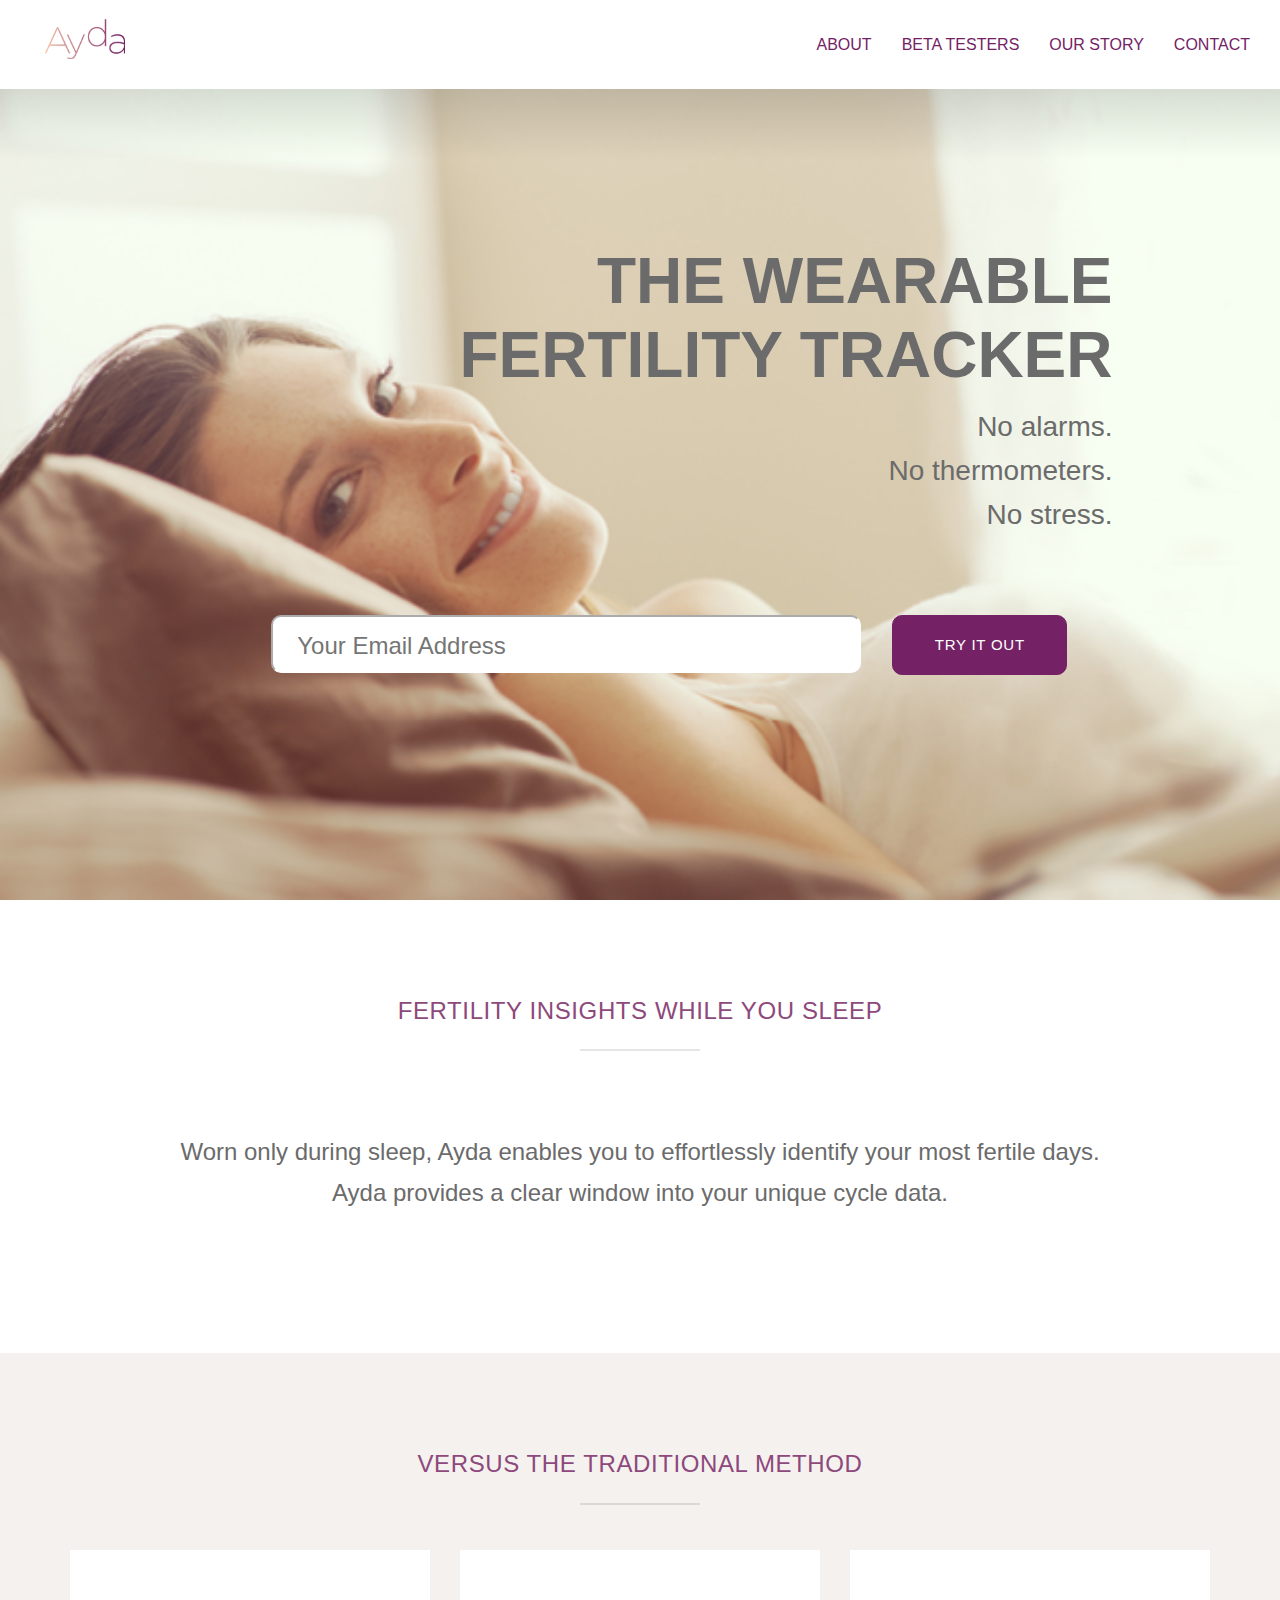
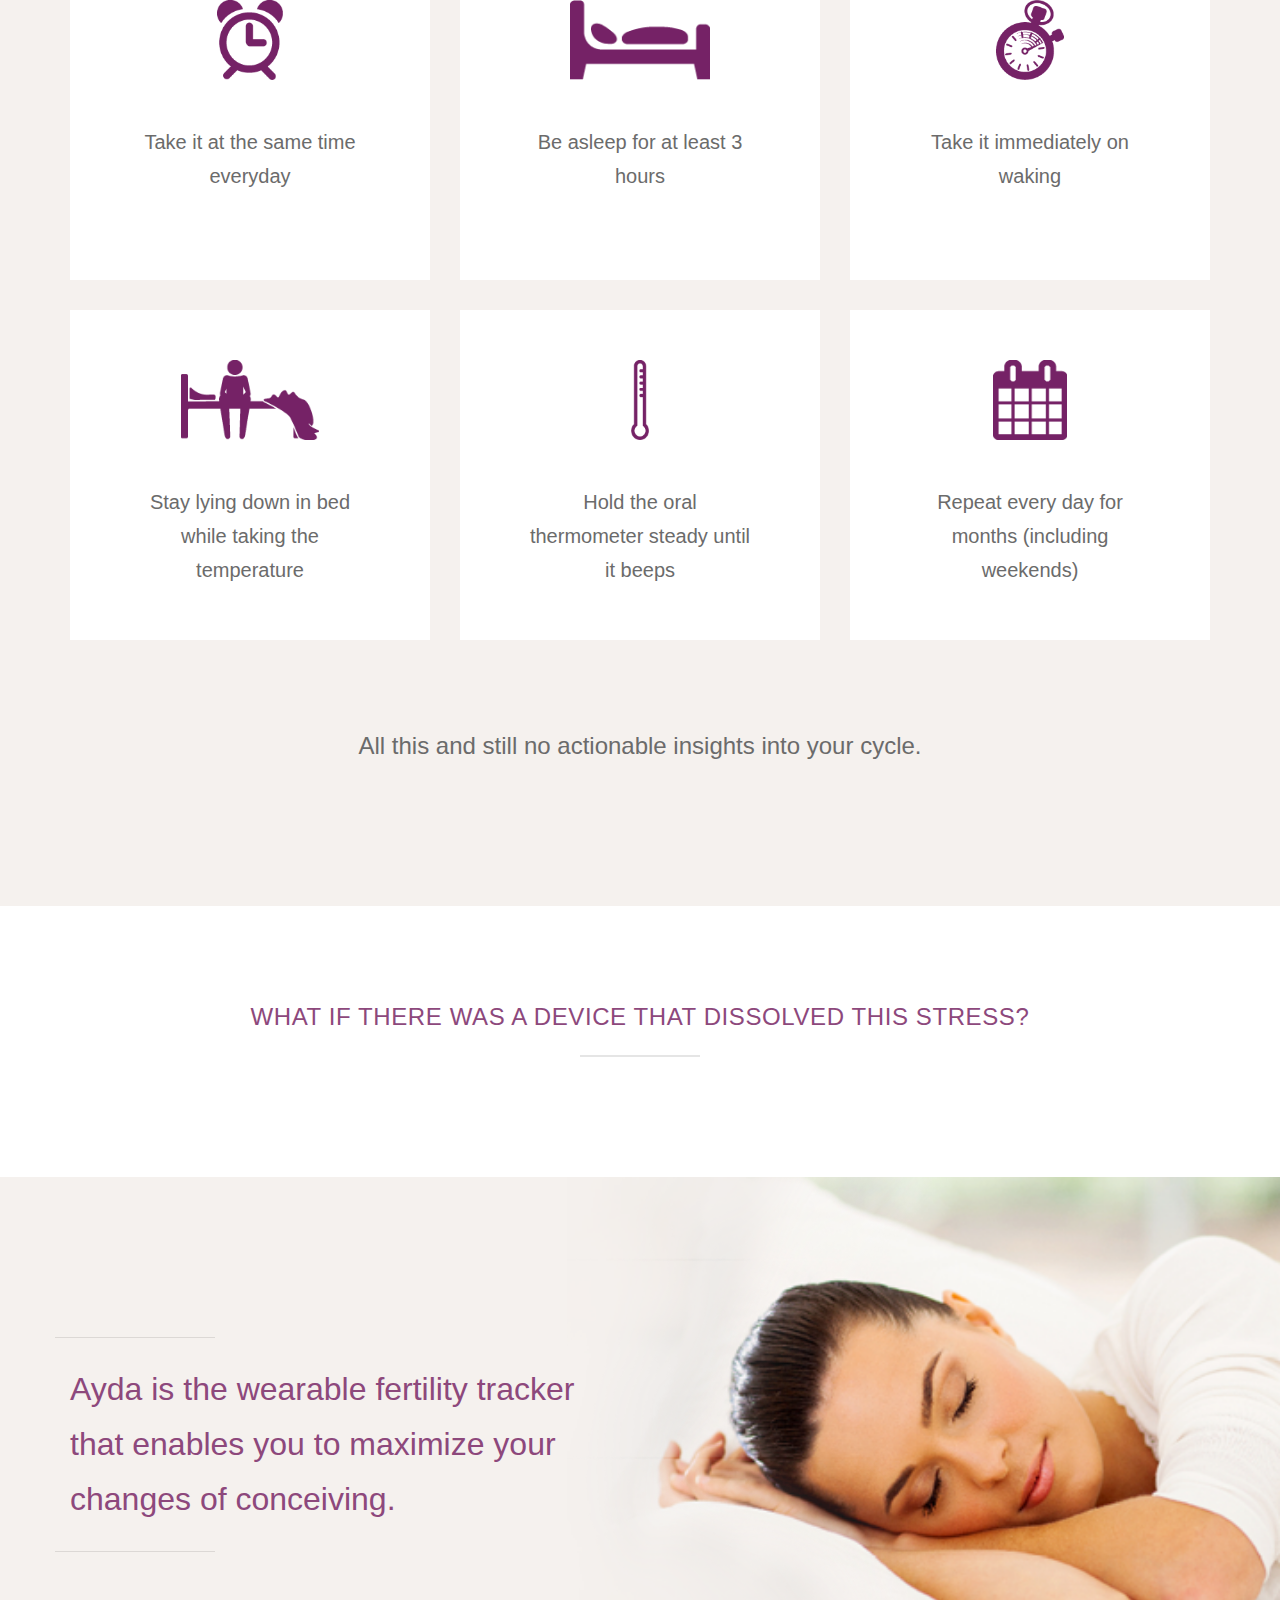
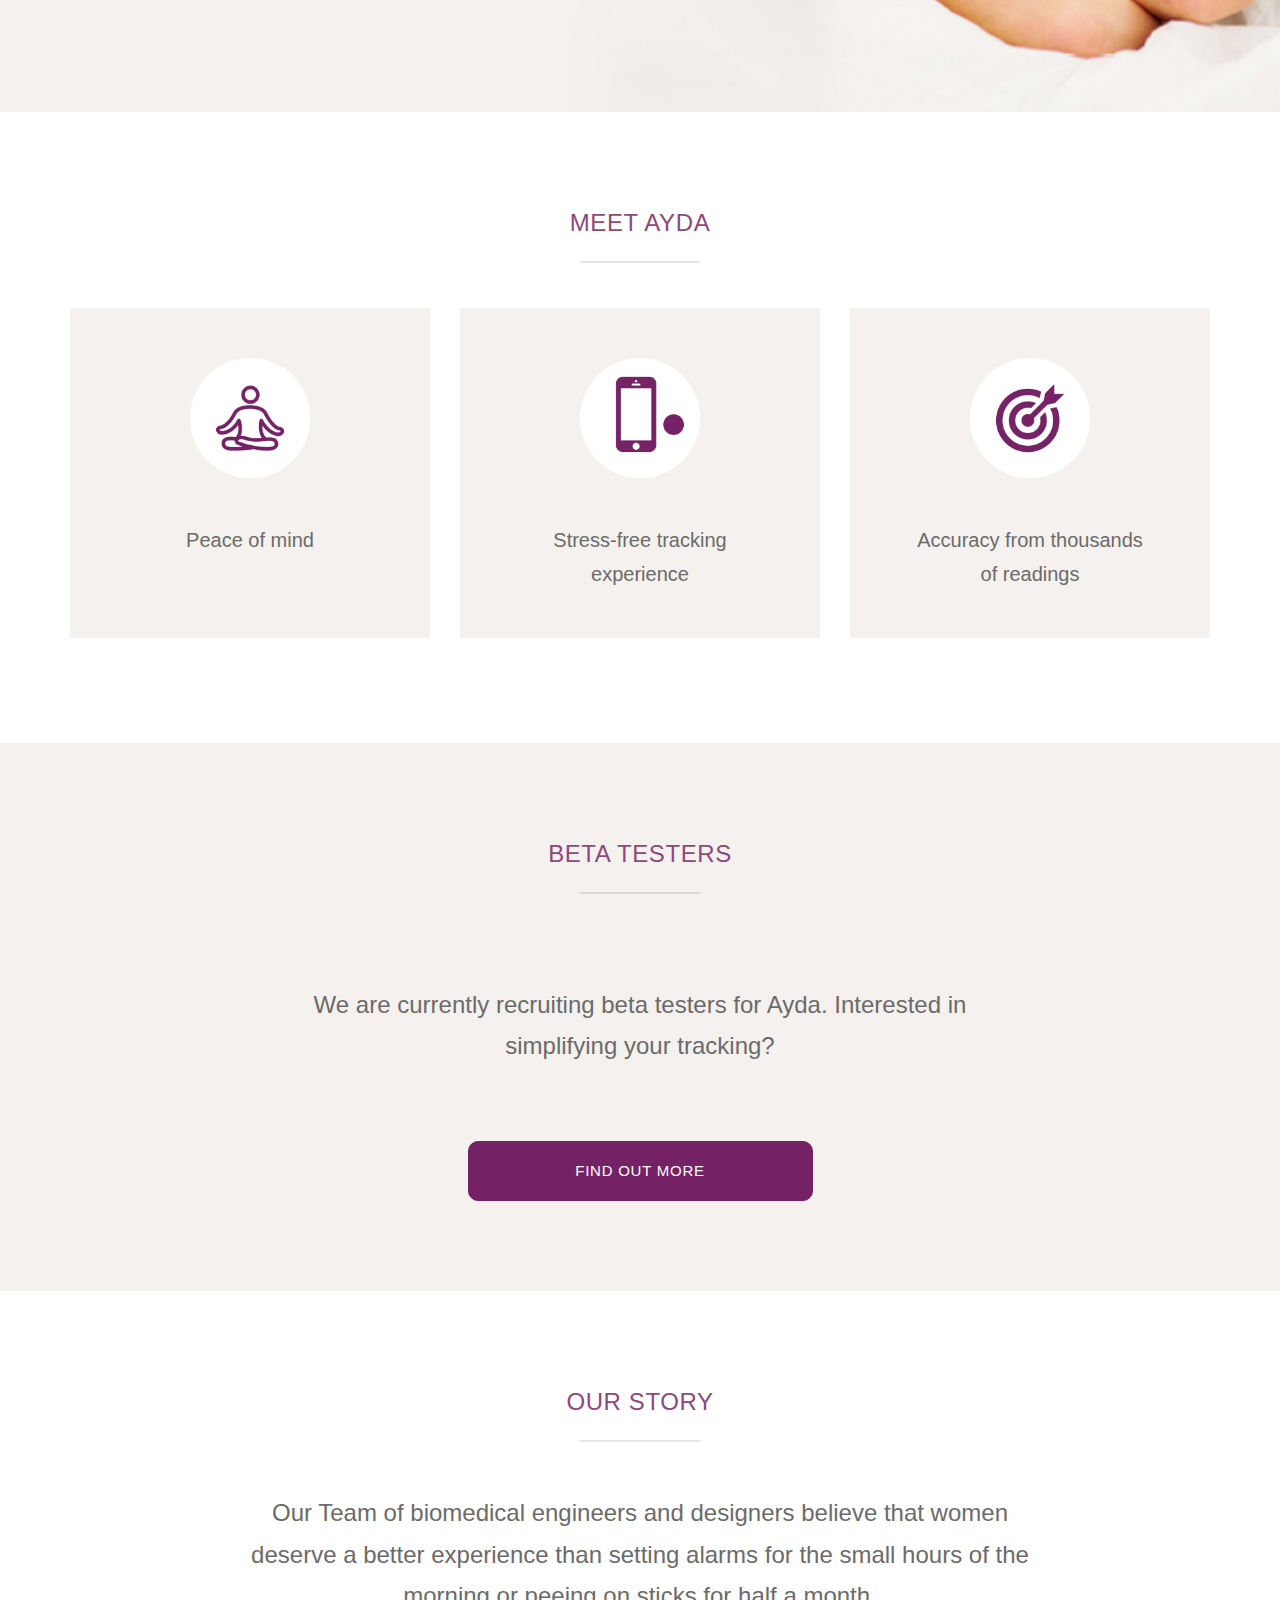
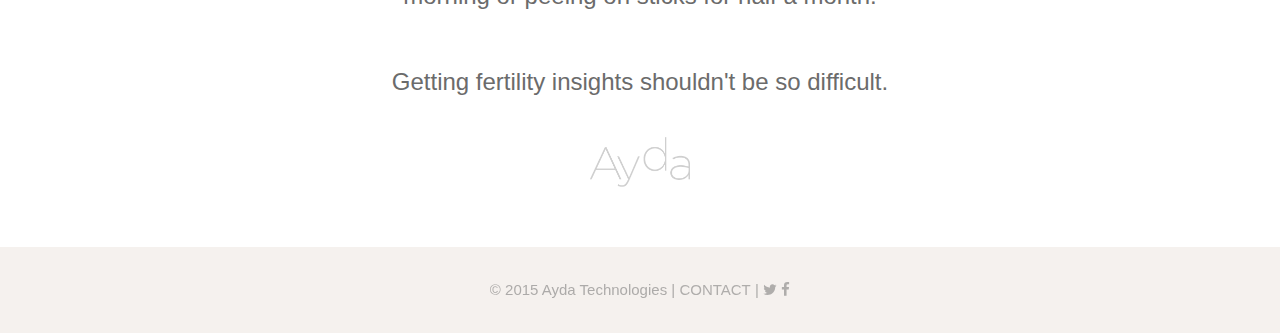
<file: index.html>
<!DOCTYPE html>
<!--[if lt IE 7 ]><html class="ie ie6" lang="en"> <![endif]-->
<!--[if IE 7 ]><html class="ie ie7" lang="en"> <![endif]-->
<!--[if IE 8 ]><html class="ie ie8" lang="en"> <![endif]-->
<!--[if (gte IE 9)|!(IE)]><!-->
<html lang="en"> <!--<![endif]-->

	<head>

		<meta charset="utf-8">
		<meta name="viewport" content="width=device-width, initial-scale=1, maximum-scale=1">
		
		<!-- BASIC INFO -->
		<title>Ayda</title>
		<meta name="author" content="Niall Paterson">
		<!-- TODO -->
		<meta name="keywords" content="responsive, parallax, bootstrap, html5 template, one page, landing page">
		<meta name="description" content="Drew - A Multipurpose Landing Page Template">

		<!-- FAVICONS -->
		<!--<link rel="icon" href="images/favicons/favicon.ico">-->
		<link rel="shortcut icon" href="http://www.iconj.com/ico/c/4/c4jrklzmhv.ico" type="image/x-icon" />
		<link rel="apple-touch-icon" href="images/favicons/apple-touch-icon.png">

		<!-- CSS
		================================= -->

		<!-- GOOGLE FONTS -->
		<link rel="stylesheet" href="//fonts.googleapis.com/css?family=Montserrat:400,700">
		<link rel="stylesheet" href="//fonts.googleapis.com/css?family=Open+Sans:300italic,400italic,600italic,700italic,800italic,400,300,600,700,800">

		<!-- typography fonts -->

		<link rel="stylesheet" type="text/css" href="//cloud.typography.com/6754954/688686/css/fonts.css" />

		<!-- LIBRARIES CSS -->
		<link rel="stylesheet" href="css/bootstrap.min.css">
		<link rel="stylesheet" href="css/font-awesome.min.css">
		<link rel="stylesheet" href="css/animate.min.css">

		<!-- SPECIFIC CSS -->
		<link rel="stylesheet" href="css/style.css">

		<!-- COLORS -->
		<!-- <link id="color-css" rel="stylesheet" href="css/colors/pink.css"> -->
		<!-- <link id="color-css" rel="stylesheet" href="css/colors/red.css"> -->
		<link id="color-css" rel="stylesheet" href="css/colors/orange.css">
		<!-- <link id="color-css" rel="stylesheet" href="css/colors/yellow.css"> -->
		<!-- <link id="color-css" rel="stylesheet" href="css/colors/green.css"> -->
		<!-- <link id="color-css" rel="stylesheet" href="css/colors/turquoise.css"> -->
		<!-- <link id="color-css" rel="stylesheet" href="css/colors/blue.css"> -->
		
	</head>

	<body class="enable-animations">

		<div id="document" class="document">

			<!-- HEADER
			================================= -->
			<header id="header" class="header-section section section-dark navbar navbar-fixed-top">

				<div class="container-fluid">

					<div class="navbar-header navbar-left">

						<!-- RESPONSIVE MENU BUTTON -->
						<button type="button" class="navbar-toggle" data-toggle="collapse" data-target="#navigation">
							<span class="sr-only">Toggle navigation</span>
							<span class="icon-bar"></span>
							<span class="icon-bar"></span>
							<span class="icon-bar"></span>
						</button>

						<!-- HEADER LOGO -->
						<a class="navbar-logo navbar-brand anchor-link" href="#hero">
							<img src="images/logos/logo-color.png" alt="Ayda">
						</a>

					</div>

					<nav id="navigation" class="navigation navbar-collapse collapse navbar-right">
						
						<!-- NAVIGATION LINKS -->
						<ul id="header-nav" class="nav navbar-nav">
							
							<li><a href="#hero" class="hidden">Top</a></li>

							<li><a href="#about">About</a></li>
							<li><a href="#beta">Beta Testers</a></li>
							<li><a href="#story">Our Story</a></li>
							<li><a href="mailto:aoife@ayda.co">Contact</a></li>
						</ul>

					</nav>

				</div>

			</header>

			<div id="mce-responses">
				<div class="alert alert-danger response" id="mce-error-response" class="response" style="display: none;"></div>
				<div class="alert alert-success response" id="mce-success-response" class="response" style="display: none;"></div>
			</div>

			<!-- HERO
			================================= -->
			<section id="hero" class="hero-section hero-layout-simple hero-fullscreen section">

				<div class="section-background">

					<!-- IMAGE BACKGROUND -->
					<div class="section-background-image parallax" data-stellar-ratio="0.4">
						<img src="images/backgrounds/background.png" alt="" style="opacity: 1.0;">
					</div>

				</div>

				<div class="container">

					<div class="hero-content">
						<div class="hero-content-inner">

							<div class="row">
								<div class="col-md-9 col-md-offset-2">

									<div class="hero-heading" data-animation="fadeIn">

										<h1 class="hero-title hero-title-right-aligned-align hero-title-grey">The Wearable fertility tracker</h1>

										<p class="hero-tagline hero-title-right-aligned-align hero-title-grey">No alarms.</p>
										<p class="hero-tagline hero-title-right-aligned-align hero-title-grey">No thermometers.</p>
										<p class="hero-tagline hero-title-right-aligned-align hero-title-grey">No stress.</p>

									</div>
								</div>
							</div>
							<div class="row hero-email-submission">
								<div class="col-md-10 col-md-offset-1">
									<form action="//ayda.us10.list-manage.com/subscribe/post?u=92e445eb31312cd88035cf05b&amp;id=4d9f22b2a4" method="post" id="mc-embedded-subscribe-form" name="mc-embedded-subscribe-form" class="validate" target="_blank" novalidate>
										<div id="mc_embed_signup_scroll">
											<div class="mc-field-group">
												<input type="email" placeholder="Your Email Address" value="" name="EMAIL" class="hero-email-input col-md-8 col-md-offset-1 col-sm-8 col-sm-offset-1 col-xs-12" id="mce-EMAIL">
											</div>
											
											<div style="position: absolute; left: -5000px;"><input type="text" name="b_92e445eb31312cd88035cf05b_4d9f22b2a4" tabindex="-1" value=""></div>
											<div class="col-md-3 col-sm-3 col-xs-12">
												<input type="submit" value="Try it out" id="mc-embedded-subscribe" class="col-md-11 col-md-offset-1 col-xs-12 btn btn-lg btn-primary hero-email-input-button" />
												<!--<a href="javascript:{}" onclick="document.getElementById('mc_form').submit(); return false;" class="col-md-11 col-md-offset-1 col-xs-12 btn btn-lg btn-primary hero-email-input-button">Try it out</a>-->
											</div>
										</div>
									</form>
								</div>
							</div>
						</div>
					</div>

				</div>
			</section>

			<!-- HEADLINE
			================================= -->
			<section id="about" class="headline-section section">

				<div class="container">

					<h2 class="section-heading text-center">Fertility insights while you sleep</h2>

					<div class="row">
						<div class="col-md-10 col-md-offset-1">

							<p class="headline-text">
								Worn only during sleep, Ayda enables you to effortlessly identify your most fertile days. Ayda provides a clear window into your unique cycle data.
							</p>

						</div>
					</div>

				</div>

			</section>

			<!-- BENEFITS
			================================= -->
			<section id="benefits" class="benefits-section section-purple section">

				<div class="container">

					<h2 class="section-heading text-center">Versus the traditional method</h2>

					<div class="benefits-row row">

						<!-- BENEFIT 1 -->
						<div class="col-md-4 col-sm-6">
							<div class="benefit">
								<img class="benefit-icon" src="images/contents/clock.png"/>
								<h2 class="benefit-title">Take it at the same time everyday</h2>
							</div>
						</div>

						<!-- BENEFIT 2 -->
						<div class="col-md-4 col-sm-6">
							<div class="benefit">
								<img class="benefit-icon" src="images/contents/bed.png"/>
								<h2 class="benefit-title">Be asleep for at least 3 hours</h2>
							</div>
						</div>

						<div class="hidden-md hidden-lg clear"></div>

						<!-- BENEFIT 3 -->
						<div class="col-md-4 col-sm-6">
							<div class="benefit">
								<img class="benefit-icon" src="images/contents/stopwatch.png"/>
								<h2 class="benefit-title">Take it immediately on waking</h2>
							</div>
						</div>

						<div class="hidden-sm clear"></div>

						<!-- BENEFIT 4 -->
						<div class="col-md-4 col-sm-6">
							<div class="benefit">
								<img class="benefit-icon" src="images/contents/situp-bed.png"/>
								<h2 class="benefit-title">Stay lying down in bed while taking the temperature</h2>
							</div>
						</div>

						<div class="hidden-md hidden-lg clear"></div>

						<!-- BENEFIT 5 -->
						<div class="col-md-4 col-sm-6">
							<div class="benefit">
								<img class="benefit-icon" src="images/contents/thermometer.png"/>
								<h2 class="benefit-title">Hold the oral thermometer steady until it beeps</h2>
							</div>
						</div>

						<!-- BENEFIT 6 -->
						<div class="col-md-4 col-sm-6">
							<div class="benefit">
								<!--<span class="benefit-icon fa fa-bicycle" data-animation="bounceIn"></span>-->
								<img class="benefit-icon" src="images/contents/calendar.png"/>
								<h2 class="benefit-title">Repeat every day for months (including weekends)</h2>
							</div>
						</div>

					</div>

					<div class="row">
						<h3 class="headline-text text-center">All this and still no actionable insights into your cycle.</h3>
					</div>

				</div>

			</section>

			<section id="headline" class="headline-section section">

				<div class="container">

					<h2 class="section-heading text-center">What if there was a device that dissolved this stress?</h2>

				</div>

			</section>


			<!-- NUMBERS
			================================= -->
			<section id="numbers" class="numbers-section section section-purple">

				<div class="container">

					<div class="numbers-row row">

						<!-- NUMBERS - ITEM 1 -->
						<div class="col-md-6 col-sm-12">
							<h3 class="numbers-description-text">Ayda is the wearable fertility tracker that enables you to maximize your changes of conceiving.
							</h3>
						</div>
					</div>

				</div>

			</section>

			<section id="benefits1" class="benefits-section section">

				<div class="container">

					<h2 class="section-heading text-center">Meet Ayda</h2>

					<div class="benefits-row row">

						<!-- BENEFIT 1 -->
						<div class="col-md-4 col-sm-6">
							<div class="benefit benefit-purple">
								<img class="benefit-icon benefit-icon-large" src="images/contents/peace.png"/>
								<h2 class="benefit-title">Peace of mind</h2>
							</div>
						</div>

						<!-- BENEFIT 2 -->
						<div class="col-md-4 col-sm-6">
							<div class="benefit benefit-purple">
								<img class="benefit-icon benefit-icon-large" src="images/contents/device.png"/>
								<h2 class="benefit-title">Stress-free tracking experience</h2>
							</div>
						</div>

						<div class="hidden-md hidden-lg clear"></div>

						<!-- BENEFIT 3 -->
						<div class="col-md-4 col-sm-6">
							<div class="benefit benefit-purple">
								<img class="benefit-icon benefit-icon-large" src="images/contents/target.png"/>
								<h2 class="benefit-title">Accuracy from thousands of readings</h2>
							</div>
						</div>

					</div>
				</div>

			</section>

			<!-- VIDEO SECTION
			================================= -->
			<section id="beta" class="video-section section-purple section">

				<div class="container">

					<h2 class="section-heading text-center">Beta Testers</h2>

					<div class="row">
						<div class="col-md-8 col-md-offset-2 text-center">

						<h4 class="headline-text">We are currently recruiting beta testers for Ayda. Interested in simplifying your tracking?</h4>
							
						<form action="//ayda.us10.list-manage.com/subscribe/post?u=92e445eb31312cd88035cf05b&amp;id=4d9f22b2a4" method="post" id="mc-embedded-subscribe-form" name="mc-embedded-subscribe-form" class="validate" target="_blank" novalidate>
							<div id="mc_embed_signup_scroll">
								<div class="mc-field-group">
									<input id="findOutMoreEmail" type="email" placeholder="Your Email Address" value="" name="EMAIL" class="hero-email-input col-md-8 col-md-offset-1 col-sm-8 col-sm-offset-1 col-xs-12" id="mce-EMAIL" style="display:none">
								</div>
								
								<div style="position: absolute; left: -5000px;"><input type="text" name="b_92e445eb31312cd88035cf05b_4d9f22b2a4" tabindex="-1" value=""></div>
								<div id="findOutMoreSubmitDiv" class="col-md-6 col-md-offset-3 col-sm-offset-4 col-sm-4 col-xs-12">
									<!--<input type="submit" value="Try it out" id="mc-embedded-subscribe" class="col-md-11 col-md-offset-1 col-xs-12 btn btn-lg btn-primary hero-email-input-button" />-->
									<input id="findOutMoreSubmitButton" type="submit" value="Find Out More" id="mc-embedded-subscribe" class="col-md-12 btn btn-lg btn-primary hero-email-input-button" />
									
								</div>
							</div>
						</form>	
						<!--<a href="#" id="findOutMoreButton" class="col-md-6 col-md-offset-3 btn btn-lg btn-primary hero-email-input-button">Find out more</a>		
						</div>-->
					</div>

				</div>
			</section>

			<!-- TEAM
			================================= -->
			<section id="story" class="team-section section">

				<div class="container-fluid">
					
					<h2 class="section-heading text-center">Our Story</h2>

					<div class="row">
						<div class="col-md-8 col-md-offset-2 text-center">

						<h4 class="headline-text headline headline-text-truncated">Our Team of biomedical engineers and designers believe that women deserve a better experience than setting alarms for the small hours of the morning or peeing on sticks for half a month.</h4>

						<h4 class="headline-text headline-text-truncated">Getting fertility insights shouldn't be so difficult.</h4>

						<img src="images/logos/logo-grey.png" class="headline-text-image-truncated" alt="Ayda">
							
							
						</div>
					</div>

				</div>

			</section>

			<!-- FOOTER
			================================= -->
			<section id="contact" class="footer-section section-purple section">

				<div class="container">

					<div class="footer-copyright">
						&copy; 2015 Ayda Technologies | <a class="grey-link" href="mailto:aoife@ayda.co">CONTACT</a> | <a class="grey-link" href="http://twitter.com/aydafertility" target="_blank"><span class="fa fa-twitter"></span></a> <a class="grey-link" href="http://facebook.com/aydafertility" target="_blank"><span class="fa fa-facebook"></span></a>
					</div>

				</div>

			</section>
		
		</div>

		<!-- JAVASCRIPT
		================================= -->
		<script src="js/jquery-1.11.2.min.js"></script>
		<script src="js/bootstrap.min.js"></script>
		<script src="js/respimage.min.js"></script>
		<script src="js/jpreloader.min.js"></script>
		<script src="js/smoothscroll.min.js"></script>
		<script src="js/jquery.nav.min.js"></script>
		<script src="js/jquery.inview.min.js"></script>
		<script src="js/jquery.counterup.min.js"></script>
		<script src="js/jquery.stellar.min.js"></script>
		<script type='text/javascript' src='/js/mc-validate.js'></script>
		<script type='text/javascript'>(function($) {window.fnames = new Array(); window.ftypes = new Array();fnames[0]='EMAIL';ftypes[0]='email';fnames[1]='FNAME';ftypes[1]='text';fnames[2]='LNAME';ftypes[2]='text';}(jQuery));var $mcj = jQuery.noConflict(true);</script>
		<script src="js/script.js"></script>
		<script>
		  (function(i,s,o,g,r,a,m){i['GoogleAnalyticsObject']=r;i[r]=i[r]||function(){
		  (i[r].q=i[r].q||[]).push(arguments)},i[r].l=1*new Date();a=s.createElement(o),
		  m=s.getElementsByTagName(o)[0];a.async=1;a.src=g;m.parentNode.insertBefore(a,m)
		  })(window,document,'script','//www.google-analytics.com/analytics.js','ga');

		  ga('create', 'UA-61025723-1', 'auto');
		  ga('send', 'pageview');

		</script>


	</body>

</html>
</file>
<file: css/style.css>
/**
 * ==============================================================
 * BASIC STYLESHEET - DREW
 * ==============================================================
 */

/**
 * ========================================
 * GENERAL STYLES
 * ========================================
 */
html {
	height: 100% !important;
}
body {
	height: 100%;
	font-family: "Open Sans", sans-serif;
	font-size: 15px;
	line-height: 1.715;
	background-color: #fff;
	color: #666;
	overflow-x: hidden;
	max-width: 100%;
}
address {
	font-size: inherit;
	line-height: inherit;
}
*:last-child {
	margin-bottom: 0;
}
a {
	-webkit-transition: all ease 0.25s;
	transition: all ease 0.25s;
	font-weight: bold;
}
a:focus, a:hover {
	text-decoration: none;
	outline: 0;
}
a.grey-link {
	font-family: 'Whitney SSm A', 'Whitney SSm B', sans-serif; 
	font-weight: 400;
}

.section-accent a {
	color: #444;
}
.section-accent a:focus, .section-accent a:hover {
	color: #222;
}
h1, h2, h3, h4, h5, h6,
.h1, .h2, .h3, .h4, .h5, .h6 {
	color: #222;
	margin-bottom: 25px;
	line-height: 1.715;
}
.section-dark h1, .section-dark .h1,
.section-dark h2, .section-dark .h2,
.section-dark h3, .section-dark .h3,
.section-dark h4, .section-dark .h4,
.section-dark h5, .section-dark .h5,
.section-dark h6, .section-dark .h6 {
	color: #fff;
}
.section-accent h1, .section-accent .h1,
.section-accent h2, .section-accent .h2,
.section-accent h3, .section-accent .h3,
.section-accent h4, .section-accent .h4,
.section-accent h5, .section-accent .h5,
.section-accent h6, .section-accent .h6 {
	color: #fff;
}
img {
	max-width: 100%;
	height: auto;
}
p, ul, ol, address {
	margin-bottom: 25px;
}
iframe {
	max-width: 100%;
	border: none;
}

/**
 * ========================================
 * COMMON CLASSES
 * ========================================
 */
.lead {
	position: relative;
	font-size: 20px;
	line-height: inherit;
	font-style: italic;
	font-weight: normal;
	padding: 10px 0 25px;
}
.lead:after {
	content: "";
	position: absolute;
	left: 0;
	bottom: 0;
	display: block;
	height: 2px;
	width: 80px;
	background-color: rgba(0,0,0,0.1);
}
.lead.text-center:after {
	left: 50%;
	margin-left: -40px;
}
.section-dark .lead:after,
.section-accent .lead:after {
	background-color: rgba(255,255,255,0.2);
}
.icon-list {
	list-style: none;
	padding: 0;
}
.icon-list li {
	position: relative;
	padding: 20px 0 20px 95px;
}
.icon-list-icon {
	position: absolute;
	top: 0;
	left: 0;
	margin: 20px 0 0 0;
	width: 70px;
	height: 70px;
	border-radius: 50%;
	font-size: 32px;
	line-height: 70px;
	vertical-align: middle;
	text-align: center;
	color: #fff;
}
.icon-list-icon:not(.fa) {
	font-family: "Montserrat", sans-serif;
	font-weight: bold;
}
.section-accent .icon-list-icon {
	background-color: #444;
}
.icon-list-title {
	margin: 0 0 10px;
	font-family: "Montserrat", sans-serif;
	font-size: 14px;
	letter-spacing: 0.05em;
	text-transform: uppercase;
}
.nice-list {
	list-style: none;
	padding: 0;
}
.nice-list li {
	position: relative;
	padding: 8px 0 8px 40px;
}
.nice-list li:before {
	content: "\f105";
	position: absolute;
	top: 0;
	left: 0;
	margin: 10px 0 0 10px;
	font-family: "FontAwesome";
	font-size: 20px;
	line-height: 1;
	opacity: 0.5;
}
.clear {
	clear: both;
}
.wait-animation {
    -webkit-animation-play-state: paused;
    animation-play-state: paused;
}
.fa-ul {
	margin-left: 40px;
}
.fa-ul li {
	padding: 5px 0;
}
.fa-li {
	top: 10px;
	left: -40px;
	width: 30px;
	font-size: 16px;
	line-height: 1;
	opacity: 0.5;
	text-align: center;
}
.countdown {
	font-family: "Montserrat", sans-serif;
	text-align: center;
	display: table;
	table-layout: fixed;
	width: 100%;
}
.countdown-grid {
	display: table-cell;
	text-align: center;
	padding: 0 10px;
}
.countdown-grid > * {
	display: block;
}
.countdown-number {
	font-size: 60px;
	font-weight: bold;
	line-height: 1;
	margin-bottom: 10px;
}
.countdown-label {
	font-size: 13px;
	line-height: 1;
	letter-spacing: 0.05em;
	text-transform: uppercase;
}

.alert {
	position: absolute;
	top: 90px;
	left: 0px;
	width: 100%;
	height: 60px;
	z-index: 20;
	text-align: center;
}

/**
 * ========================================
 * BASIC LAYOUT
 * ========================================
 */
.document {
	height: 100%;
	position: relative;
}
/* SECTION */
.section {
	background-color: #fff;
	color: inherit;
	position: relative;
	padding: 90px 0;
	overflow: hidden;
}
.section-brief {
	font-size: 18px;
}
.section-heading {
	position: relative;
	padding-bottom: 20px;
	margin: 0 0 30px;
	font-family: 'Whitney SSm A', 'Whitney SSm B', sans-serif; 
	font-weight: 300;
	font-size: 24px;
	letter-spacing: 0.025em;
	text-transform: uppercase;
}
.section-heading:after {
	content: "";
	position: absolute;
	left: 0;
	bottom: 0;
	display: block;
	height: 2px;
	width: 120px;
	background-color: rgba(0,0,0,0.1);
}
.section-heading.text-center:after {
	left: 50%;
	margin-left: -60px;
}
.section-dark .section-heading:after,
.section-accent .section-heading:after {
	background-color: rgba(255,255,255,0.2);
}
/* SECTION COLOR */
.section-gray {
	background-color: #f6f6f6;
	color: inherit;
}

.section-purple {
	background-color: #F5F1EE;
}

.section-dark {
	background-color: #222;
	color: #ccc;
}
.section-accent {
	color: #fff;
}
/* SECTION BACKGROUND */
.section-background {
	position: absolute;
	top: 0;
	bottom: 0;
	left: 0;
	right: 0;
	z-index: 0;
}
.section-background-image {
	position: absolute;
	top: 0;
	bottom: 0;
	left: 0;
	right: 0;
}
.section-background-image img {
	position: absolute;
	min-width: 100%;
	max-width: none;
	min-height: 100%;
	top: 0;
	left: 0;
}
.section-background-video {
	position: absolute;
	top: 0;
	bottom: 0;
	left: 0;
	right: 0;
	height: 100%;
	width: 100%;
	overflow: hidden;
}
.section-background-video > video {
	width: 100%;
	height: 100%;
}
.section-background-slideshow {
	position: absolute;
	top: 0;
	bottom: 0;
	left: 0;
	right: 0;
	height: 100%;
	width: 100%;
	list-style: none;
	margin: 0;
	padding: 0;
	opacity: 0;
}
.section-background-slideshow.rslides > *:not(:first-child) {
	opacity: 0;
}
.section-background-slideshow.rslides {
	opacity: 1;
}
.section-background-slideshow > li {
	position: absolute;
	width: 100%;
	height: 100%;
}
.section-background-slideshow img {
	position: absolute;
	min-width: 100%;
	max-width: none;
	min-height: 100%;
	top: 0;
	left: 0;
}
.section-background-dot-overlay:after {
	content: "";
	position: absolute;
	top: 0;
	bottom: 0;
	left: 0;
	right: 0;
	height: 100%;
	width: 100%;
	/* 3x3 dot overlay */
	background-image: url([data-uri]);
	/* 2x2 dot overlay */
	/*background-image: url([data-uri]%3D);*/
}
.section > .container-fluid, .section > .container {
	position: relative;
}
/* PARALLAX */
.parallax-background {
	background-attachment: fixed;
	background-position: top center;
}
.mobile-device .parallax-background {
	background-attachment: scroll;
	background-position: center center !important;
}
.mobile-device .parallax {
	top: 0 !important;
}
@media ( max-width: 991px ) {
	.parallax-background {
		background-position: center center !important;
	}
	.parallax {
		top: 0 !important;
	}
}

/**
 * ========================================
 * FORMS
 * ========================================
 */
.form-heading {
	position: relative;
	padding-bottom: 20px;
	margin: 0 0 30px;
	font-family: "Montserrat", sans-serif;
	font-size: 20px;
	letter-spacing: 0.05em;
	text-transform: uppercase;
}
.form-heading:after {
	content: "";
	position: absolute;
	left: 0;
	bottom: 0;
	display: block;
	height: 2px;
	width: 60px;
	background-color: rgba(0,0,0,0.1);
}
.form-heading.text-center:after {
	left: 50%;
	margin-left: -30px;
}
.section-dark .form-heading:after,
.section-accent .form-heading:after {
	background-color: rgba(255,255,255,0.2);
}
.form-group {
	margin: 20px 0;
}
.form-group-submit {
	margin-top: 30px;
}
.form-group > label {
	font-family: "Montserrat", sans-serif;
	font-size: 12px;
	font-weight: normal;
	letter-spacing: 0.05em;
	text-transform: uppercase;
}
.form-control {
	border-radius: 0;
	-webkit-box-shadow: none;
	box-shadow: none;
}
.form-control::-webkit-input-placeholder {
	color: #888;
}
.form-control:-moz-placeholder {
	color: #888;  
}
.form-control::-moz-placeholder {
	color: #888;  
}
.form-control:-ms-input-placeholder {
	color: #888;  
}
.form-control:focus {
	-webkit-box-shadow: none;
	box-shadow: none;
	border-color: #ccc;
	background-color: #fff;
}
.form-control {
	font-size: inherit;
	line-height: inherit;
	height: 40px;
	padding: 6px 12px;
	color: #444;
	border-color: #aaa;
	background-color: rgba(255,255,255,0.85);
}
.form-control-lg {
	font-size: 17px;
	line-height: 30px;
	height: 60px;
	padding: 14px 24px;
}
.form-validation {
	display: none;
	padding: 11.5px 17px;
	border-radius: 0;
}
.form-validation:empty {
	display: none !important;
}
.form-validation.alert-danger {
	color: #fff;
	background-color: #a94442;
	background-color: rgba(169,68,66,0.8);
	border-color: #a94442;
}
.form-validation.alert-success {
	color: #fff;
	background-color: #3c763d;
	background-color: rgba(60,118,61,0.8);
	border-color: #3c763d;
}

.subscription-form {
	margin-top: 30px;
}
@media ( max-width: 767px ) {
	.subscription-form-input > * {
		text-align: center;
	}
	.subscription-form-submit {
		display: block;
		margin-top: 15px;
	}
	.subscription-form-submit > * {
		width: 100%;
	}
}
@media ( min-width: 768px ) {
	.subscription-form-wrapper {
		display: table;
		width: 100%;
		margin: 0;
	}
	.subscription-form-submit {
		display: table-cell;
		vertical-align: middle;
		padding-left: 15px;
	}
	.subscription-form-input {
		display: table-cell;
		vertical-align: middle;
		width: 100%;
	}
}

/**
 * ========================================
 * BUTTON
 * ========================================
 */
.btn {
	padding: 9px 14px;
	border-radius: 0;
	font-family: "Montserrat", sans-serif;
	font-size: 11px;
	line-height: 1.819;
	letter-spacing: 0.05em;
	text-transform: uppercase;
}
.btn:active, .btn.active {
	-webkit-box-shadow: none;
	box-shadow: none;
}
.btn-primary {
	color: #fff !important;
}
/* BUTTON SIZE */
.btn-lg {
	font-size: 15px;
	line-height: 30px;
	padding: 14px 24px;
}
/* BUTTON COLOR */
.btn-default {
	border: 1px solid rgba(0,0,0,0.1);
	background-color: transparent;
	color: inherit;
}
.btn-default:hover, .btn-default:focus {
	background-color: transparent;
	color: #222;
	border-color: #222;
}
.btn:focus, .btn:active:focus, .btn.active:focus, .btn.focus, .btn:active.focus, .btn.active.focus {
	outline: none;
}
.section-dark .btn-default,
.section-accent .btn-default {
	border: 1px solid rgba(255,255,255,0.25);
	color: inherit;
}
.section-dark .btn-default:hover, .section-dark .btn-default:focus,
.section-accent .btn-default:hover, .section-accent .btn-default:focus {
	background-color: transparent;
	border-color: #fff;
	color: #fff;
}
.section-accent .btn-primary {
	color: #fff;
	background-color: #444;
	border-color: #222 !important;
}
.section-accent .btn-primary:hover, .section-accent .btn-primary:focus {
	color: #fff;
	background-color: #222;
	border-color: #222 !important;
}

/**
 * ========================================
 * HEADER
 * ========================================
 */
.header-section {
	position: fixed;
	z-index: 100;
	min-height: 80px;
	margin: 0;
	padding: 0;
	-webkit-transition: all ease 0.25s;
	transition: all ease 0.25s;
	overflow: visible;
	border: none;
}
.header-section,
.header-section.navbar-inverse {
	box-shadow: 0px 5px 10px 0px rgba(0, 0, 0, 0.15), 0px -5px 3px 10px #FFF;
	background-color: rgba(255,255,255,1.0);
	-webkit-box-shadow: none;
	box-shadow: none;
}
.header-section.navbar-default {
	background-color: #fff;
	-webkit-box-shadow: none;
	box-shadow: none;
	color: #444;
}
.header-section.floating {
	min-height: 60px;
}
.header-section.floating,
.header-section.navbar-inverse.floating {
	box-shadow: 0px 5px 10px 0px rgba(0, 0, 0, 0.15), 0px -5px 3px 10px #FFF;
	background-color: rgba(255,255,255,1.0);
}
.header-section.navbar-default.floating {
	background-color: rgba(255,255,255,0.95);
	-webkit-box-shadow: 0 0 10px rgba(0,0,0,0.1);
	box-shadow: 0 0 10px rgba(0,0,0,0.1);
}
.navbar-nav {
	line-height: 1.819;
	text-transform: uppercase;
}
.navbar-nav > li {
	padding: 30px 15px;
	-webkit-transition: all ease 0.25s;
	transition: all ease 0.25s;
}

.navbar-nav a {
	position: relative;
	font-family: 'Whitney SSm A', 'Whitney SSm B', sans-serif; 
	font-weight: 400;
	font-size: 16px;
}
.navbar-nav > li > a {
	padding: 0;
	position: relative;
	color: inherit;
	line-height: inherit;
}
.navbar-nav > li > a,
.navbar-inverse .navbar-nav > li > a {
	color: #742265;
}
.navbar-default .navbar-nav > li > a {
	color: #444;
}
.navbar-nav > li > a:focus, .navbar-nav > li > a:hover {
	background-color: inherit;
}
.navbar-nav > li > a:focus, .navbar-nav > li > a:hover,
.navbar-inverse .navbar-nav > li > a:focus, .navbar-inverse .navbar-nav > li > a:hover {
	color: #742265;
}
.navbar-default .navbar-nav > li > a:focus, .navbar-default .navbar-nav > li > a:hover {
	color: #222;
}
.navbar-nav > li > a.active {
	color: #fff;
}
.navbar-nav > li > a.active:after {
	content: "";
	position: absolute;
	top: 100%;
	height: 2px;
	width: 100%;
}
.navbar-nav > li > a.active:after,
.navbar-inverse .navbar-nav > li > a.active:after {
	background-color: #fff;
}
.navbar-default .navbar-nav > li > a.active:after {
	background-color: #222;
}
.navbar-nav > li.header-action-button {
	padding: 20px 15px;
}
.navbar-nav > li.header-action-button > a {
	padding: 9px 14px;
	display: inline-block;
}
.navbar-nav > li.header-action-button > a,
.navbar-inverse .navbar-nav > li.header-action-button > a {
	color: #fff;
}
.navbar-nav > li.header-action-button > a.btn-primary,
.navbar-inverse .navbar-nav > li.header-action-button > a.btn-primary {
	color: #fff;
}
.navbar-default .navbar-nav > li.header-action-button > a.btn-primary {
	color: #222;
}
.navbar-nav > li.current:not(.header-action-button) > a,
.navbar-inverse .navbar-nav > li.current:not(.header-action-button) > a {
	color: #742265;
}
.navbar-default .navbar-nav > li.current:not(.header-action-button) > a {
	color: #222;
}
.navbar-nav > li.current:not(.header-action-button) > a:after {
	content: "";
	position: absolute;
	top: 100%;
	left: 0;
	width: 100%;
	height: 2px;
}
.navbar-nav > li.current:not(.header-action-button) > a:after,
.navbar-inverse .navbar-nav > li.current:not(.header-action-button) > a:after {
	background-color: #742265;
}
.navbar-default .navbar-nav > li.current:not(.header-action-button) > a:after {
	background-color: #222;
}
.navbar-logo {
	height: 80px;
	line-height: 50px;
	margin-left: 0 !important;
	padding: 12px 30px 18px;
}
.navbar-logo img {
	display: inline-block;
	vertical-align: middle;
	width: 80px;
	height: 40px;
}

.navbar-toggle {
	position: relative;
	z-index: 200;
	margin: 20px 15px;
	padding: 10px 10px;
	border-radius: 0;
	-webkit-transition: all ease 0.25s;
	transition: all ease 0.25s;
}
.navbar-toggle:hover, .navbar-toggle:focus {
	background-color: transparent !important;
}
.navbar-toggle, .navbar-inverse .navbar-toggle {
	border-color: rgba(0,0,0,1);
}
.navbar-toggle:hover, .navbar-toggle:focus,
.navbar-inverse .navbar-toggle:hover, .navbar-inverse .navbar-toggle:focus {
	border-color: #000;
}
.navbar-default .navbar-toggle:hover, .navbar-default .navbar-toggle:focus {
	border-color: #222;
}
.navbar-toggle .icon-bar,
.navbar-inverse .navbar-toggle .icon-bar {
	background-color: #000;
}
.navbar-default .navbar-toggle .icon-bar {
	background-color: #000;
}
.navbar-toggle:hover .icon-bar, .navbar-toggle:focus .icon-bar,
.navbar-inverse .navbar-toggle .icon-bar:hover, .navbar-inverse .navbar-toggle .icon-bar:focus {
	background-color: #000;
}
.navbar-default .navbar-toggle:hover .icon-bar, .navbar-default .navbar-toggle:focus .icon-bar {
	background-color: #222;
}

@media ( min-width: 992px ) {
	.navbar-nav > li.header-action-button + li.header-action-button {
		margin-left: -15px;
	}
	.header-section.floating .navbar-nav > li {
		padding-top: 20px;
		padding-bottom: 20px;
	}
	.header-section.floating .navbar-nav > li.header-action-button {
		padding-top: 10px;
		padding-bottom: 10px;
	}
	.header-section.floating .navbar-logo {
		height: 60px;
		line-height: 40px;
		padding: 8px 15px 12px;
	}
	.header-section.floating .navbar-logo img {
		max-height: 40px;
	}
	.header-section.floating .navbar-toggle {
		margin-top: 10px;
		margin-bottom: 10px;
	}
}
@media ( max-width: 991px ) {
	.navigation {
		position: fixed;
		bottom: 100%;
		left: 0;
		width: 100%;
		height: 100% !important;
		max-height: none !important;
		margin: 0 !important;
		display: block !important;
		opacity: 0;
		padding-top: 80px;
		text-align: center;
		-webkit-transition: all ease 0.25s !important;
		transition: all ease 0.25s !important;
	}
	.navigation,
	.navbar-inverse .navigation {
		background-color: rgba(255,255,255,255.95);
	}
	.navbar-default .navigation {
		background-color: rgba(255,255,255,0.95);
	}
	.navigation.collapsing, .navigation.collapse.in {
		bottom: 150px;
		opacity: 1;
		box-shadow: 0px 5px 10px 0px rgba(0, 0, 0, 0.15), 0px -5px 3px 10px #FFF;
	}
	.navigation:before {
		content: "";
		display: inline-block;
		height: 100%;
		width: 1px;
		vertical-align: middle;
	}
	.navbar-nav {
		display: inline-block;
		vertical-align: middle;
		width: 99%;
		padding-bottom: 40px;
		margin-top: 0;
		margin-bottom: 0;
	}
	.navbar-nav > li {
		-webkit-transition: none;
		transition: none;
	}
	.navbar-nav > li,
	.header-section.floating .navbar-nav > li{
		padding: 0;
	}
	.navbar-nav > li > a {
		padding: 15px 15px;
	}
	.navbar-nav > li > a:focus, .navbar-nav > li > a:hover,
	.navbar-inverse .navbar-nav > li > a:focus, .navbar-inverse .navbar-nav > li > a:hover {
		background-color: rgba(255,255,255,0.1);
		color: #5B094C;
	}
	.navbar-default .navbar-nav > li > a:focus, .navbar-default .navbar-nav > li > a:hover {
		background-color: #f6f6f6;
	}
	.navbar-nav > li.header-action-button,
	.header-section.floating .navbar-nav > li.header-action-button {
		padding: 10px 15px;
	}
	.navbar-nav > li.current:not(.header-action-button) > a,
	.navbar-inverse .navbar-nav > li.current:not(.header-action-button) > a {
		color: #5B094C;
		background-color: rgba(255,255,255,0.1);
	}
	.navbar-default .navbar-nav > li.current:not(.header-action-button) > a {
		color: #222;
		background-color: #f6f6f6;
	}
	.navbar-nav > li.current:not(.header-action-button) > a:after {
		display: none;
	}
	.alert {
		top: 80px;
	}

}

/**
 * ========================================
 * HERO
 * ========================================
 */
.hero-section {
	padding: 160px 0;
	text-align: center;
}
.hero-section:after {
	content: "";
	position: absolute;
	top: 0;
	z-index: 0;
	height: 160px;
	width: 100%;
	display: block;
	background-image: -webkit-linear-gradient(top, rgba(0,0,0,1), rgba(0,0,0,0));
	background-image: linear-gradient(to bottom, rgba(0,0,0,1), rgba(0,0,0,0));
	opacity: 0.3;
}
.hero-section.hero-fullscreen,
.hero-section.hero-fullscreen .container,
.hero-section.hero-fullscreen .container-fluid {
	height: 100%;
}
.hero-section .container {
	position: relative;
	z-index: 1;
	vertical-align: middle;
	display: inline-block;	
}
.hero-section form {
	padding: 30px;
}
.section-gray.hero-section form {
	background-color: #fff;
}
.section-dark.hero-section form {
	background-color: rgba(0,0,0,0.4);
}
.hero-content {
	display: table;
	width: 100%;
	height: 100%;
}
.hero-content-inner {
	display: table-cell;
	vertical-align: middle;
}
.hero-title {
	font-family: 'Whitney SSm A', 'Whitney SSm B', sans-serif; 
	font-weight: 600; 
	font-style: normal;
	text-transform: uppercase;
	margin-bottom: 10px;
}

.hero-title-right-aligned-align {
	text-align: right;
}

.hero-title-grey {
	color: #6b6b6b;
}

.hero-tagline {
	font-size: 28px;
	font-family: 'Whitney SSm A', 'Whitney SSm B', sans-serif; 
	font-weight: 400;
	margin-bottom: -4px;
}
.hero-buttons {
	margin-top: 30px;
}
.hero-buttons > a {
	margin: 15px 15px 0;
}
.hero-buttons > a:only-child {
	margin: 0;
}
.hero-countdown {
	margin-top: 40px;
	margin-left: auto;
	margin-right: auto;
}
.hero-countdown .countdown {
	color: #222;
}
.section-dark .hero-countdown .countdown, .section-accent .hero-countdown .countdown {
	color: #fff;
}
.hero-countdown-heading {
	font-size: 20px;
	margin-bottom: 10px;
}
.hero-start-link {
	position: absolute;
	left: 50%;
	bottom: 0;
	margin-left: -25px;
	margin-bottom: 30px !important;
	display: block;
	width: 50px;
	height: 50px;
	border: 1px solid rgba(255,255,255,0.25);
	border-radius: 50%;
	line-height: 48px;
	text-align: center;
	font-size: 32px;
	color: #ccc;
}
.hero-start-link:hover, .hero-start-link:focus {
	border-color: #fff;
	color: #fff;
}
@media ( max-width: 479px ) {
	.hero-countdown .countdown-number {
		font-size: 40px;
	}
	.hero-countdown .countdown-label {
		font-size: 11px;
	}
}
@media ( max-width: 1200px ) {
	.hero-section {
		padding: 120px 0;
	}
	.hero-section.hero-fullscreen {
		height: auto;
	}
	.hero-start-link {
		display: none;
	}
}

/* HERO LAYOUT: FULLSCREEN CTA (SIMPLE) */
.hero-layout-simple .hero-heading {
	text-align: center;
}
.hero-layout-simple .hero-title {
	font-size: 64px;
	line-height: 1.15;
}
@media ( max-width: 991px ) {
	.hero-layout-simple .hero-title {
		font-size: 56px;
	}
}
@media ( max-width: 767px ) {
	.hero-layout-simple .hero-title {
		font-size: 48px;
	}
	.hero-layout-simple .hero-tagline {
		font-size: 24px;
	}
}
@media ( max-width: 479px ) {
	.hero-layout-simple .hero-title {
		font-size: 40px;
	}
	.hero-layout-simple .hero-tagline {
		font-size: 20px;
	}
}

/* HERO LAYOUT: FULLSCREEN CTA (SIMPLE) + COUNTDOWN */

/* HERO LAYOUT: FULLSCREEN SUBSCRIPTION FORM */

/* HERO LAYOUT: FULLSCREEN SUBSCRIPTION FORM + COUNTDOWN */

/* HERO LAYOUT: VIDEO + SUBSCRIPTION FORM */
.hero-layout-video-and-subscription-form {
	padding: 120px 0;
}
.hero-layout-video-and-subscription-form .form-heading {
	padding-bottom: 0;
}
.hero-layout-video-and-subscription-form .form-heading:after {
	display: none;
}

/* HERO LAYOUT: CLASSIC */
.hero-layout-classic {
	padding: 120px 0;
	height: auto !important; /* force to disable fullscreen mode */
}
.hero-layout-classic .hero-heading {
	text-align: center;
}
.hero-layout-classic .hero-title {
	font-size: 56px;
	line-height: 1.15;
}
.hero-features {
	margin-top: 60px;
	text-align: left;
}
@media ( min-width: 992px ) {
	.hero-features-right {
		padding-left: 50px;
	}
	.hero-features-right.col-md-pull-5 {
		padding-right: 50px;
		padding-left: 15px;
	}
}
@media ( max-width: 991px ) {
	.hero-layout-classic .hero-title {
		font-size: 48px;
	}
	.hero-features {
		margin-top: 30px;
	}
	.hero-features-right {
		margin-top: 30px;
	}

	.hero-email-input {
		margin-bottom: 10px;
	}
}
@media ( max-width: 767px ) {
	.hero-layout-classic .hero-title {
		font-size: 40px;
	}
	.hero-layout-classic .hero-tagline {
		font-size: 18px;
	}
}
@media ( max-width: 479px ) {
	.hero-layout-classic .hero-title {
		font-size: 32px;
	}
	.hero-layout-classic .hero-tagline {
		font-size: 16px;
	}
}

/* HERO LAYOUT: FEATURES AND FORM */

/* HERO LAYOUT: VIDEO AND FORM */
.hero-layout-video-and-form .lead:after {
	display: none;
}
.hero-layout-video-and-form .lead {
	padding: 0;
	margin: 30px 0 0;
}

/* HERO LAYOUT: VIDEO AND FEATURES CTA */
.hero-layout-video-and-features-cta .video-embed {
	margin-top: 0;
}
.hero-layout-video-and-features-cta .lead:after {
	display: none;
}
.hero-layout-video-and-features-cta .lead {
	padding: 0;
	margin: 30px 0 0;
}
.hero-layout-video-and-features-cta .hero-buttons {
	margin-top: 20px;
}
.hero-layout-video-and-features-cta .icon-list {
	margin-top: -20px;
}

.hero-email-submission {
	margin-top: 50px;
}

.hero-email-input {
	font-size: 24px;
	font-family: 'Whitney SSm A', 'Whitney SSm B', sans-serif; 
	font-weight: 400;
	line-height: 30px;
	padding: 14px 24px;
	-moz-border-radius: 10px;
	-webkit-border-radius: 10px;
	border-radius: 10px; /* future proofing */
	border-color: #fff;
	padding-bottom: 10px;
}

.hero-email-input-button {
	font-family: 'Whitney SSm A', 'Whitney SSm B', sans-serif; 
	font-weight: 400;
	-moz-border-radius: 10px;
	-webkit-border-radius: 10px;
	border-radius: 10px; /* future proofing */
}

/**
 * ========================================
 * HEADLINE
 * ========================================
 */
.headline-text {
	position: relative;
	padding: 50px 0;
	font-size: 24px;
	font-family: 'Whitney SSm A', 'Whitney SSm B', sans-serif; 
	font-weight: 300;
	text-align: center;
}

.headline-text-truncated {
	padding: 10px 0 !important;
}

.headline-text-image-truncated {
	padding: 0 0 !important;
	margin-bottom: 60px !important;
	width: 100px;
	height: 50px;
	-webkit-filter: grayscale(100%); 
	filter: grayscale(100%);
}

.section-dark .headline-text:before, .section-dark .headline-text:after,
.section-accent .headline-text:before, .section-accent .headline-text:after {
	background-color: rgba(255,255,255,0.2);
}

/**
 * ========================================
 * DESCRIPTION
 * ========================================
 */
.about-row {
	margin-top: 50px;
}
.about-image {
	text-align: center;
}
@media ( min-width: 992px ) {
	.about-image {
		padding-right: 40px;
	}
	.about-image.col-md-push-6 {
		padding-left: 40px;
		padding-right: 15px;
	}
}
@media ( max-width: 991px ) {
	.about-image {
		margin-bottom: 15px;
	}
}

/**
 * ========================================
 * BENEFITS
 * ========================================
 */
.benefit {
	text-align: center;
	padding: 50px;
	background-color: white;
	margin: 15px 0;
	height: 330px;
}

.benefit-purple {
	background-color: #F5F1EE;
}
.section-gray .benefit {
	background-color: #fff;
}
.section-dark .benefit {
	background-color: #444;
}
.benefit-title {
	font-family: 'Whitney SSm A', 'Whitney SSm B', sans-serif; 
	font-weight: 400;
	font-size: 20px;
	margin-left: 15px;
	margin-right: 15px;
	margin-bottom: 60px;
	color: #6B6B6B;
}
.benefit-icon {
	margin-bottom: 25px;
	height: 80px;
}

.benefit-icon-large {
	height: 120px;
}

.section-accent .benefit-icon {
	color: #444;
}

/**
 * ========================================
 * HOW IT WORKS
 * ========================================
 */
.how-it-works-section {
	padding-bottom: 0;
}
.hiw-row {
	margin-top: 50px;
}
.hiw-item {
	margin-left: -15px;
	margin-right: -15px;
	background-color: #fff
}
.hiw-item.even {
	background-color: #f6f6f6;
}
.section-dark .hiw-item {
	background-color: #222;
}
.section-dark .hiw-item.even {
	background-color: #292929;
}
.hiw-item-picture {
	width: 100%;
}
.hiw-item-text {
	position: relative;
	padding: 50px 40px;
	text-align: center;
}
.hiw-item-icon {
	position: absolute;
	top: 0;
	left: 50%;
	margin: -35px 0 0 -35px;
	display: block;
	width: 70px;
	height: 70px;
	border: 5px solid #fff;
	border-radius: 50%;
	color: #fff;
	font-family: "Montserrat", sans-serif;
	font-size: 36px;
	font-weight: bold;
	line-height: 60px;
	text-align: center;
}
.hiw-item.even .hiw-item-icon {
	border: 5px solid #f6f6f6;
}
.section-dark .hiw-item-icon {
	border-color: #222;
}
.section-dark .hiw-item.even .hiw-item-icon {	
	border-color: #292929;
}
.section-accent .hiw-item-icon {
	background-color: #444;
}
.hiw-item-title {
	font-family: "Montserrat", sans-serif;
	font-size: 14px;
	letter-spacing: 0.05em;
	text-transform: uppercase;
}

/**
 * ========================================
 * NUMBERS
 * ========================================
 */

.numbers-section {
	padding-top: 160px;
	padding-bottom: 160px;
	background-image: url("../images/backgrounds/sleeping.png");
	background-size: contain;
	background-repeat: no-repeat;
	background-position: right center;
}

.numbers-item {
	text-align: center;
	padding: 15px 0;
}
.numbers-item-counter {
	margin-bottom: 15px;
	font-family: "Montserrat", sans-serif;
	font-size: 48px;
	font-weight: bold;
	letter-spacing: 0.05em;
	line-height: 1em;
}
.section-accent .numbers-item-counter {
	color: #444;
}
.numbers-item-caption {
	font-family: "Montserrat", sans-serif;
	font-size: 14px;
	letter-spacing: 0.05em;
	text-transform: uppercase;
}

.numbers-description-text {
	color: #8D487C;
	font-size: 32px;
	font-family: 'Whitney SSm A', 'Whitney SSm B', sans-serif; 
	font-weight: 300;
	margin-top: 25px;
	margin-bottom: 25px;
}

.numbers-description-text:after {
	content: "";
	position: absolute;
	left: 0;
	bottom: 0;
	display: block;
	height: 1px;
	width: 160px;
	background-color: rgba(0,0,0,0.1);
}

.numbers-description-text:before {
	content: "";
	position: absolute;
	left: 0;
	top: 0;
	display: block;
	height: 1px;
	width: 160px;
	background-color: rgba(0,0,0,0.1);
}

@media (max-width: 992px) {
	/* hide image of sleeping woman */
	.numbers-section {
		background-image: none !important;
		text-align: center;
	}
}

@media ( max-width: 767px ) {
	.numbers-description-text:after {
		visibility: hidden;
		
	}

	.numbers-description-text:before {
		visibility: hidden;
	}
}

/**
 * ========================================
 * VIDEO
 * ========================================
 */
.video-embed {
	margin-top: 30px;
	position: relative;
	padding-top: 56.25%; /* 16:9 */
	height: 0;
	background-color: #000000;
}
.video-embed iframe {
	position: absolute;
	top: 0;
	left: 0;
	width: 100%;
	height: 100%;
}

/**
 * ========================================
 * TEAM
 * ========================================
 */
.team-section {
	padding-bottom: 0;
}
.team-row {
	margin-top: 50px;
}
.team-member {
	margin-left: -15px;
	margin-right: -15px;
}
.team-member.even {
	background-color: #f6f6f6;
}
.section-dark .team-member {
	background-color: #222;
}
.section-dark .team-member.even {
	background-color: #292929;
}
.team-member-picture {
	width: 100%;
}
.team-member-text {
	padding: 30px 30px 60px;
}
.team-member-name {
	margin: 0 0 5px;
	font-family: "Montserrat", sans-serif;
	font-size: 14px;
	letter-spacing: 0.05em;
	text-transform: uppercase;
}
.team-member-position {
	opacity: 0.6;
	font-size: 0.9em;
}
.team-member-description {
	position: relative;
	margin-top: 20px;
	padding-top: 20px;
}
.team-member-description:after {
	content: "";
	position: absolute;
	left: 0;
	top: 0;
	display: block;
	height: 2px;
	width: 40px;
	background-color: rgba(0,0,0,0.1);
}
.section-dark .team-member-description:after,
.section-accent .team-member-description:after {
	background-color: rgba(255,255,255,0.2);
}
.sponsors-row {
	text-align: center;
	margin: 60px 0;
}
.sponsors-row > * {
	margin: 15px 20px;
}

/**
 * ========================================
 * TWO COLS DESCRIPTION
 * ========================================
 */
.two-cols-description-image {
	padding-top: 37.5%;
	position: relative;
	overflow: hidden;
}
.two-cols-description-image img {
	position: absolute;
	min-width: 100%;
	max-width: none;
	min-height: 100%;
	top: 0;
	left: 0;
}
.two-cols-description-text-inner {
	max-width: 720px;
	margin-left: auto;
}
@media ( max-width: 991px ) {
	.two-cols-description-image {
		padding-top: 75%;
		margin-top: -90px;
		margin-bottom: 90px;
		margin-left: -15px;
		margin-right: -15px;
	}
	.two-cols-description-text + .two-cols-description-image {
		margin-top: 90px;
		margin-bottom: -90px;
	}
	.two-cols-description-text-inner {
		margin: 0 auto;
	}
}
@media ( min-width: 992px ) {
	.two-cols-description-section {
		padding: 0;
	}
	.two-cols-description-row {
		display: table;
		table-layout: fixed;
		width: 100%;
		padding: 0;
	}
	.two-cols-description-image, .two-cols-description-text {
		width: 50%;
		display: table-cell;
		float: none !important;
	}
	.two-cols-description-text {
		vertical-align: middle;
		padding: 90px 60px;
	}
}

/**
 * ========================================
 * PRICING TABLE
 * ========================================
 */
.pricing-table {
	list-style: none;
	padding: 0;
	margin: 60px 0 0;
}
.pricing-package {
	position: relative;
	margin: 40px 0 0;
	background-color: #f6f6f6;
	text-align: center;
}
.section-gray .pricing-package {
	background-color: #fff;
}
.section-dark .pricing-package {
	background-color: #444;
}
.pricing-package.pricing-package-featured {
	margin-top: 0;
}
.pricing-package-header {
	background-color: #222;
	border-bottom-width: 5px;
	border-bottom-style: solid;
}
.pricing-package.pricing-package-featured .pricing-package-header {
	border-bottom-width: 45px;
}
.section-dark .pricing-package-header,
.section-accent .pricing-package-header {
	border-bottom-color: #fff;
}
.price-title {
	margin: 0;
	padding: 17px 30px;
	border-bottom-width: 1px;
	border-bottom-style: solid;
	border-bottom-color: rgba(255,255,255,0.1);
	font-family: "Montserrat", sans-serif;
	font-size: 14px;
	letter-spacing: 0.05em;
	text-transform: uppercase;
	color: #fff;
}
.section-dark .price-title {
	border-bottom-color: rgba(255,255,255,0.2);
}
.price {
	padding: 27px 30px 17px;
	color: #fff;
	font-family: "Montserrat", sans-serif;
	font-weight: bold;
	line-height: 0.7;
	letter-spacing: 0.05em;
}
.price-currency {
	vertical-align: bottom;
	font-size: 30px;
}
.price-number {
	vertical-align: bottom;
	font-size: 80px;
}
.price-decimal {
	vertical-align: top;
	font-size: 30px;
}
.price-description {
	padding: 0 30px 26px;
	font-style: italic;
	color: #888;
}
.section-dark .price-description {
	color: #fff;
}
.pricing-package-items {
	list-style: none;
	margin: 0;
	padding: 0;
}
.pricing-package-items li {
	padding: 10px 30px;
	border-top-width: 1px;
	border-top-style: solid;
	border-top-color: rgba(0,0,0,0.05);
}
.pricing-package-items li:first-child {
	border-top: none;
}
.pricing-package-items del {
	text-decoration: none;
	opacity: 0.4;
}
.price-featured {
	position: absolute;
	width: 100%;
	padding: 10px 30px 11px;
	font-family: "Montserrat", sans-serif;
	font-size: 14px;
	letter-spacing: 0.05em;
	text-transform: uppercase;
	color: #fff;
}
.section-dark .price-featured,
.section-accent .price-featured {
	color: #444;
}
.section-dark .pricing-package-items li {
	border-color: rgba(255,255,255,0.1);
}
.section-accent .pricing-package-items li {
	border-color: rgba(255,255,255,0.2);
}
@media ( max-width: 991px ) {
	.pricing-package.pricing-package-featured {
		margin-top: 40px;
	}
	.pricing-table > *:first-child > .pricing-package {
		margin-top: 0;
	}
}

/**
 * ========================================
 * TESTIMONIAL
 * ========================================
 */
.testimonial {
	padding: 30px;
	margin: 15px 0;
	background-color: #f6f6f6;
}
.section-gray .testimonial {
	background-color: #fff;
}
.section-dark .testimonial {
	background-color: #444;
}
.testimonial-quote {
	margin-bottom: 40px;
	padding: 0;
	border: none;
	font-size: 17px;
	font-style: italic;
}
.testimonial-ratings {
	font-size: 20px;
	margin-right: 10px;
}
.section-accent .testimonial-ratings {
	color: #444;
}
.testimonial-cite {
	position: relative;
	font-style: normal;
	font-size: 13px;
	padding-left: 30px;
	opacity: 0.6;
	white-space: nowrap;
}
.testimonial-cite:before {
	content: "";
	position: absolute;
	top: 50%;
	left: 0;
	width: 20px;
	height: 1px;
	border-top: 1px solid;
	border-color: inherit;
	opacity: 0.4;
}

/**
 * ========================================
 * MAPS
 * ========================================
 */
.maps-image {
	padding-top: 37.5%;
	position: relative;
}
.maps-image #gmap {
	position: absolute !important;
	width: 100%;
	height: 100%;
	top: 0;
	left: 0;
}
.maps-image #gmap img {
	max-width: none;
}
.maps-text-inner {
	max-width: 720px;
	margin-left: auto;
}
@media ( max-width: 991px ) {
	.maps-image {
		padding-top: 75%;
		margin-top: -90px;
		margin-bottom: 90px;
		margin-left: -15px;
		margin-right: -15px;
	}
	.maps-text + .maps-image {
		margin-top: 90px;
		margin-bottom: -90px;
	}
	.maps-text-inner {
		margin: 0 auto;
	}
}
@media ( min-width: 992px ) {
	.maps-section {
		padding: 0;
	}
	.maps-row {
		display: table;
		table-layout: fixed;
		width: 100%;
		padding: 0;
	}
	.maps-image, .maps-text {
		width: 50%;
		display: table-cell;
		float: none !important;
	}
	.maps-text {
		vertical-align: middle;
		padding: 90px 60px;
	}
}

/**
 * ========================================
 * CLOSING
 * ========================================
 */
.closing-shout, .closing-buttons {
	text-align: center;
}
.closing-shout {
	font-size: 24px;
	margin-bottom: 40px;
}

/**
 * ========================================
 * FOOTER
 * ========================================
 */
.footer-section {
	padding-top: 30px;
	padding-bottom: 30px;
	text-align: center;
	font-family: 'Whitney SSm A', 'Whitney SSm B', sans-serif; 
	font-weight: 300;
}
.footer-logo {
	margin-top: 0;
	margin-bottom: 60px;
}
.footer-socmed {
	font-size: 20px;
	line-height: 1;
	margin-bottom: 15px;
}
.footer-socmed > a {
	display: inline-block;
	margin: 0 10px;
	color: inherit;
	opacity: 0.5;
}
.footer-socmed > a:hover, .footer-socmed > a:focus {
	color: inherit;
	opacity: 1;
}
.footer-copyright {
	opacity: 0.5;
}

/**
 * ========================================
 * FOOTER
 * ========================================
 */
body.enable-preloader > .document {
	opacity: 0;
	-webkit-transition: all ease 0.25s;
	transition: all ease 0.25s;
}
body.enable-preloader.done-preloader > .document {
	opacity: 1;
}
body.enable-preloader.preloader-dark {
	background-color: #222;
}
#jpreOverlay {
	background-color: #fff;
}
body.enable-preloader.preloader-dark #jpreOverlay {
	background-color: #222;
}
#jpreButton, #jprePercentage {
	display: none !important;
}
#jpreLoader {
	width: 200px !important;
	position: absolute !important;
	top: 50% !important;
	left: 50% !important;
	margin: -4px 0 0 -100px;
	height: 8px;
	background-color: #eee;
}
body.enable-preloader.preloader-dark #jpreLoader {
	background-color: #444;
}
#jpreBar {
	position: absolute !important;
	top: 0;
	overflow: hidden;
	text-align: center;
}
</file>
<file: css/colors/pink.css>
/**
 * ==============================================================
 * COLOR STYLESHEET - DREW
 * ==============================================================
 */

/**
 * PINK
 * - basic      : #f08caa (240,140,170)
 * - darken 5%  : #e37f9d (227,127,157)
 * - darken 10% : #d77391 (215,115,145)
 */

/* BOOTSTRAP OVERRIDE */
a {
	color: #f08caa;
}
a:focus, a:hover {
	color: #d77391;
}
.text-primary {
	color: #f08caa;
}
a.text-primary:hover {
	color: #d77391;
}
.bg-primary {
	background-color: #f08caa;
}
a.bg-primary:hover {
	background-color: #d77391;
}
.btn-primary {
	background-color: rgba(240,140,170,0.85);
	border-color: #f08caa !important;
}
.btn-primary:hover,
.btn-primary:focus,
.btn-primary.focus,
.btn-primary:active,
.btn-primary.active,
.open > .dropdown-toggle.btn-primary {
	background-color: #e37f9d;
	border-color: #f08caa;
}
.btn-primary.disabled,
.btn-primary[disabled],
fieldset[disabled] .btn-primary,
.btn-primary.disabled:hover,
.btn-primary[disabled]:hover,
fieldset[disabled] .btn-primary:hover,
.btn-primary.disabled:focus,
.btn-primary[disabled]:focus,
fieldset[disabled] .btn-primary:focus,
.btn-primary.disabled.focus,
.btn-primary[disabled].focus,
fieldset[disabled] .btn-primary.focus,
.btn-primary.disabled:active,
.btn-primary[disabled]:active,
fieldset[disabled] .btn-primary:active,
.btn-primary.disabled.active,
.btn-primary[disabled].active,
fieldset[disabled] .btn-primary.active {
	background-color: #f08caa;
}
.btn-primary .badge {
	color: #f08caa;
}
.btn-link {
	color: #f08caa;
}
.btn-link:hover,
.btn-link:focus {
	color: #d77391;
}
.dropdown-menu > .active > a,
.dropdown-menu > .active > a:hover,
.dropdown-menu > .active > a:focus {
	background-color: #f08caa;
}
.nav .open > a,
.nav .open > a:hover,
.nav .open > a:focus {
	border-color: #f08caa;
}
.nav-pills > li.active > a,
.nav-pills > li.active > a:hover,
.nav-pills > li.active > a:focus {
	background-color: #f08caa;
}
.pagination > li > a,
.pagination > li > span {
	color: #f08caa;
}
.pagination > li > a:hover,
.pagination > li > span:hover,
.pagination > li > a:focus,
.pagination > li > span:focus {
	color: #d77391;
}
.pagination > .active > a,
.pagination > .active > span,
.pagination > .active > a:hover,
.pagination > .active > span:hover,
.pagination > .active > a:focus,
.pagination > .active > span:focus {
	background-color: #f08caa;
	border-color: #f08caa;
}
.label-primary {
	background-color: rgba(240,140,170,0.85);
}
.label-primary[href]:hover,
.label-primary[href]:focus {
	background-color: #e37f9d;
}
a.list-group-item.active > .badge,
.nav-pills > .active > a > .badge {
	color: #f08caa;
}
a.thumbnail:hover,
a.thumbnail:focus,
a.thumbnail.active {
	border-color: #f08caa;
}
.progress-bar {
	background-color: #f08caa;
}
.list-group-item.active,
.list-group-item.active:hover,
.list-group-item.active:focus {
	background-color: #f08caa;
	border-color: #f08caa;
}
.panel-primary {
	border-color: #f08caa;
}
.panel-primary > .panel-heading {
	background-color: #f08caa;
	border-color: #f08caa;
}
.panel-primary > .panel-heading + .panel-collapse > .panel-body {
	border-top-color: #f08caa;
}
.panel-primary > .panel-heading .badge {
	color: #f08caa;
}
.panel-primary > .panel-footer + .panel-collapse > .panel-body {
	border-bottom-color: #f08caa;
}

/* COMMON CLASSES */
.icon-list-icon {
	background-color: #f08caa;
}
/* HEADER */
.navbar-nav > li.header-action-button > a.btn-primary:hover, .navbar-nav > li.header-action-button > a.btn-primary:focus {
	background-color: #e37f9d;
}
/* SECTION COLOR */
.section-accent {
	background-color: #f08caa;
}
/* BENEFITS */
.section-accent .benefit {
	background-color: #e37f9d;
}
.benefit-icon {
	color: #f08caa;
}
/* HOW IT WORKS */
.hiw-item-icon {
	background-color: #f08caa;
}
.section-accent .hiw-item {
	background-color: #f08caa;
}
.section-accent .hiw-item.even {
	background-color: #e37f9d;
}
.section-accent .hiw-item-icon {
	border-color: #f08caa;
}
.section-accent .hiw-item.even .hiw-item-icon {	
	border-color: #e37f9d;
}
/* NUMBERS */
.numbers-item-counter {
	color: #f08caa;
}
/* PRICING TABLE */
.section-accent .pricing-package {
	background-color: #e37f9d;
}
.pricing-package-header {
	border-bottom-color: #f08caa;
}
.section-dark .pricing-package-header {
	background-color: #f08caa;
}
/* TESTIMONIAL */
.section-accent .testimonial {
	background-color: #e37f9d;
}
.testimonial-ratings {
	color: #f08caa;
}
/* TEAM */
.section-accent .team-member {
	background-color: #f08caa;
}
.section-accent .team-member.even {
	background-color: #e37f9d;
}
.section-accent .team-member-icon {
	border-color: #f08caa;
}

/* JPRELOADER */
#jpreBar {
	background-color: #f08caa;
}
</file>
<file: css/colors/red.css>
/**
 * ==============================================================
 * COLOR STYLESHEET - DREW
 * ==============================================================
 */

/**
 * RED
 * - basic      : #da645a (218,100,90)
 * - darken 5%  : #cd574d (205,87,77)
 * - darken 10% : #c14b41 (193,75,65)
 */

/* BOOTSTRAP OVERRIDE */
a {
	color: #da645a;
}
a:focus, a:hover {
	color: #c14b41;
}
.text-primary {
	color: #da645a;
}
a.text-primary:hover {
	color: #c14b41;
}
.bg-primary {
	background-color: #da645a;
}
a.bg-primary:hover {
	background-color: #c14b41;
}
.btn-primary {
	background-color: rgba(218,100,90,0.85);
	border-color: #da645a !important;
}
.btn-primary:hover,
.btn-primary:focus,
.btn-primary.focus,
.btn-primary:active,
.btn-primary.active,
.open > .dropdown-toggle.btn-primary {
	background-color: #cd574d;
	border-color: #da645a;
}
.btn-primary.disabled,
.btn-primary[disabled],
fieldset[disabled] .btn-primary,
.btn-primary.disabled:hover,
.btn-primary[disabled]:hover,
fieldset[disabled] .btn-primary:hover,
.btn-primary.disabled:focus,
.btn-primary[disabled]:focus,
fieldset[disabled] .btn-primary:focus,
.btn-primary.disabled.focus,
.btn-primary[disabled].focus,
fieldset[disabled] .btn-primary.focus,
.btn-primary.disabled:active,
.btn-primary[disabled]:active,
fieldset[disabled] .btn-primary:active,
.btn-primary.disabled.active,
.btn-primary[disabled].active,
fieldset[disabled] .btn-primary.active {
	background-color: #da645a;
}
.btn-primary .badge {
	color: #da645a;
}
.btn-link {
	color: #da645a;
}
.btn-link:hover,
.btn-link:focus {
	color: #c14b41;
}
.dropdown-menu > .active > a,
.dropdown-menu > .active > a:hover,
.dropdown-menu > .active > a:focus {
	background-color: #da645a;
}
.nav .open > a,
.nav .open > a:hover,
.nav .open > a:focus {
	border-color: #da645a;
}
.nav-pills > li.active > a,
.nav-pills > li.active > a:hover,
.nav-pills > li.active > a:focus {
	background-color: #da645a;
}
.pagination > li > a,
.pagination > li > span {
	color: #da645a;
}
.pagination > li > a:hover,
.pagination > li > span:hover,
.pagination > li > a:focus,
.pagination > li > span:focus {
	color: #c14b41;
}
.pagination > .active > a,
.pagination > .active > span,
.pagination > .active > a:hover,
.pagination > .active > span:hover,
.pagination > .active > a:focus,
.pagination > .active > span:focus {
	background-color: #da645a;
	border-color: #da645a;
}
.label-primary {
	background-color: rgba(218,100,90,0.85);
}
.label-primary[href]:hover,
.label-primary[href]:focus {
	background-color: #cd574d;
}
a.list-group-item.active > .badge,
.nav-pills > .active > a > .badge {
	color: #da645a;
}
a.thumbnail:hover,
a.thumbnail:focus,
a.thumbnail.active {
	border-color: #da645a;
}
.progress-bar {
	background-color: #da645a;
}
.list-group-item.active,
.list-group-item.active:hover,
.list-group-item.active:focus {
	background-color: #da645a;
	border-color: #da645a;
}
.panel-primary {
	border-color: #da645a;
}
.panel-primary > .panel-heading {
	background-color: #da645a;
	border-color: #da645a;
}
.panel-primary > .panel-heading + .panel-collapse > .panel-body {
	border-top-color: #da645a;
}
.panel-primary > .panel-heading .badge {
	color: #da645a;
}
.panel-primary > .panel-footer + .panel-collapse > .panel-body {
	border-bottom-color: #da645a;
}

/* COMMON CLASSES */
.icon-list-icon {
	background-color: #da645a;
}
/* HEADER */
.navbar-nav > li.header-action-button > a.btn-primary:hover, .navbar-nav > li.header-action-button > a.btn-primary:focus {
	background-color: #cd574d;
}
/* SECTION COLOR */
.section-accent {
	background-color: #da645a;
}
/* BENEFITS */
.section-accent .benefit {
	background-color: #cd574d;
}
.benefit-icon {
	color: #da645a;
}
/* HOW IT WORKS */
.hiw-item-icon {
	background-color: #da645a;
}
.section-accent .hiw-item {
	background-color: #da645a;
}
.section-accent .hiw-item.even {
	background-color: #cd574d;
}
.section-accent .hiw-item-icon {
	border-color: #da645a;
}
.section-accent .hiw-item.even .hiw-item-icon {	
	border-color: #cd574d;
}
/* NUMBERS */
.numbers-item-counter {
	color: #da645a;
}
/* PRICING TABLE */
.section-accent .pricing-package {
	background-color: #cd574d;
}
.pricing-package-header {
	border-bottom-color: #da645a;
}
.section-dark .pricing-package-header {
	background-color: #da645a;
}
/* TESTIMONIAL */
.section-accent .testimonial {
	background-color: #cd574d;
}
.testimonial-ratings {
	color: #da645a;
}
/* TEAM */
.section-accent .team-member {
	background-color: #da645a;
}
.section-accent .team-member.even {
	background-color: #cd574d;
}
.section-accent .team-member-icon {
	border-color: #da645a;
}

/* JPRELOADER */
#jpreBar {
	background-color: #da645a;
}
</file>
<file: css/colors/orange.css>
/**
 * ==============================================================
 * COLOR STYLESHEET
 * ==============================================================
 */

 /**

    * TODO Rename

 	* PURPLE
	* - basic    : #742265
	* darken 5%  : #671558
	* darken 10% : #5B094C

	* Secondary Purple : #8D487C

	* GREY #6b6b6b

*/

/* BOOTSTRAP OVERRIDE */
a {
	color: #742265;
}

a.grey-link {
	color: #6B6B6B;
}
a:focus, a:hover {
	color: #5B094C;
}
.text-primary {
	color: #742265;
}
a.text-primary:hover {
	color: #5B094C;
}
.bg-primary {
	background-color: #742265;
}
a.bg-primary:hover {
	background-color: #5B094C;
}
.btn-primary {
	background-color: #742265;
	border-color: #742265 !important;
}
.btn-primary:hover,
.btn-primary:focus,
.btn-primary.focus,
.btn-primary:active,
.btn-primary.active,
.open > .dropdown-toggle.btn-primary {
	background-color: #671558;
	border-color: #742265;
}
.btn-primary.disabled,
.btn-primary[disabled],
fieldset[disabled] .btn-primary,
.btn-primary.disabled:hover,
.btn-primary[disabled]:hover,
fieldset[disabled] .btn-primary:hover,
.btn-primary.disabled:focus,
.btn-primary[disabled]:focus,
fieldset[disabled] .btn-primary:focus,
.btn-primary.disabled.focus,
.btn-primary[disabled].focus,
fieldset[disabled] .btn-primary.focus,
.btn-primary.disabled:active,
.btn-primary[disabled]:active,
fieldset[disabled] .btn-primary:active,
.btn-primary.disabled.active,
.btn-primary[disabled].active,
fieldset[disabled] .btn-primary.active {
	background-color: #742265;
}
.btn-primary .badge {
	color: #742265;
}
.btn-link {
	color: #742265;
}
.btn-link:hover,
.btn-link:focus {
	color: #5B094C;
}
.dropdown-menu > .active > a,
.dropdown-menu > .active > a:hover,
.dropdown-menu > .active > a:focus {
	background-color: #742265;
}
.nav .open > a,
.nav .open > a:hover,
.nav .open > a:focus {
	border-color: #742265;
}
.nav-pills > li.active > a,
.nav-pills > li.active > a:hover,
.nav-pills > li.active > a:focus {
	background-color: #742265;
}
.pagination > li > a,
.pagination > li > span {
	color: #742265;
}
.pagination > li > a:hover,
.pagination > li > span:hover,
.pagination > li > a:focus,
.pagination > li > span:focus {
	color: #5B094C;
}
.pagination > .active > a,
.pagination > .active > span,
.pagination > .active > a:hover,
.pagination > .active > span:hover,
.pagination > .active > a:focus,
.pagination > .active > span:focus {
	background-color: #742265;
	border-color: #742265;
}
.label-primary {
	background-color: #742265;
}
.label-primary[href]:hover,
.label-primary[href]:focus {
	background-color: #671558;
}
a.list-group-item.active > .badge,
.nav-pills > .active > a > .badge {
	color: #742265;
}
a.thumbnail:hover,
a.thumbnail:focus,
a.thumbnail.active {
	border-color: #742265;
}
.progress-bar {
	background-color: #742265;
}
.list-group-item.active,
.list-group-item.active:hover,
.list-group-item.active:focus {
	background-color: #742265;
	border-color: #742265;
}
.panel-primary {
	border-color: #742265;
}
.panel-primary > .panel-heading {
	background-color: #742265;
	border-color: #742265;
}
.panel-primary > .panel-heading + .panel-collapse > .panel-body {
	border-top-color: #742265;
}
.panel-primary > .panel-heading .badge {
	color: #742265;
}
.panel-primary > .panel-footer + .panel-collapse > .panel-body {
	border-bottom-color: #742265;
}

/* COMMON CLASSES */
.icon-list-icon {
	background-color: #742265;
}
/* HEADER */
.navbar-nav > li.header-action-button > a.btn-primary:hover, .navbar-nav > li.header-action-button > a.btn-primary:focus {
	background-color: #671558;
}
/* SECTION COLOR */
.section-accent {
	background-color: #742265;
}
/* BENEFITS */
.section-accent .benefit {
	background-color: #671558;
}
.benefit-icon {
	color: #742265;
}
/* HOW IT WORKS */
.hiw-item-icon {
	background-color: #742265;
}
.section-accent .hiw-item {
	background-color: #742265;
}
.section-accent .hiw-item.even {
	background-color: #671558;
}
.section-accent .hiw-item-icon {
	border-color: #742265;
}
.section-accent .hiw-item.even .hiw-item-icon {	
	border-color: #671558;
}

.section-heading {
	color: #8D487C;
}

.headline-text {
	color: #6B6B6B;
}
/* NUMBERS */
.numbers-item-counter {
	color: #742265;
}
/* PRICING TABLE */
.section-accent .pricing-package {
	background-color: #671558;
}
.pricing-package-header {
	border-bottom-color: #742265;
}
.section-dark .pricing-package-header {
	background-color: #742265;
}
/* TESTIMONIAL */
.section-accent .testimonial {
	background-color: #671558;
}
.testimonial-ratings {
	color: #742265;
}
/* TEAM */
.section-accent .team-member {
	background-color: #742265;
}
.section-accent .team-member.even {
	background-color: #671558;
}
.section-accent .team-member-icon {
	border-color: #742265;
}

/* JPRELOADER */
#jpreBar {
	background-color: #742265;
}
</file>
<file: css/colors/yellow.css>
/**
 * ==============================================================
 * COLOR STYLESHEET - DREW
 * ==============================================================
 */

/**
 * YELLOW
 * - basic      : #d7c369 (215,195,105)
 * - darken 5%  : #cab65c (202,182,92)
 * - darken 10% : #beaa50 (190,170,80)
 */

/* BOOTSTRAP OVERRIDE */
a {
	color: #d7c369;
}
a:focus, a:hover {
	color: #beaa50;
}
.text-primary {
	color: #d7c369;
}
a.text-primary:hover {
	color: #beaa50;
}
.bg-primary {
	background-color: #d7c369;
}
a.bg-primary:hover {
	background-color: #beaa50;
}
.btn-primary {
	background-color: rgba(215,195,105,0.85);
	border-color: #d7c369 !important;
}
.btn-primary:hover,
.btn-primary:focus,
.btn-primary.focus,
.btn-primary:active,
.btn-primary.active,
.open > .dropdown-toggle.btn-primary {
	background-color: #cab65c;
	border-color: #d7c369;
}
.btn-primary.disabled,
.btn-primary[disabled],
fieldset[disabled] .btn-primary,
.btn-primary.disabled:hover,
.btn-primary[disabled]:hover,
fieldset[disabled] .btn-primary:hover,
.btn-primary.disabled:focus,
.btn-primary[disabled]:focus,
fieldset[disabled] .btn-primary:focus,
.btn-primary.disabled.focus,
.btn-primary[disabled].focus,
fieldset[disabled] .btn-primary.focus,
.btn-primary.disabled:active,
.btn-primary[disabled]:active,
fieldset[disabled] .btn-primary:active,
.btn-primary.disabled.active,
.btn-primary[disabled].active,
fieldset[disabled] .btn-primary.active {
	background-color: #d7c369;
}
.btn-primary .badge {
	color: #d7c369;
}
.btn-link {
	color: #d7c369;
}
.btn-link:hover,
.btn-link:focus {
	color: #beaa50;
}
.dropdown-menu > .active > a,
.dropdown-menu > .active > a:hover,
.dropdown-menu > .active > a:focus {
	background-color: #d7c369;
}
.nav .open > a,
.nav .open > a:hover,
.nav .open > a:focus {
	border-color: #d7c369;
}
.nav-pills > li.active > a,
.nav-pills > li.active > a:hover,
.nav-pills > li.active > a:focus {
	background-color: #d7c369;
}
.pagination > li > a,
.pagination > li > span {
	color: #d7c369;
}
.pagination > li > a:hover,
.pagination > li > span:hover,
.pagination > li > a:focus,
.pagination > li > span:focus {
	color: #beaa50;
}
.pagination > .active > a,
.pagination > .active > span,
.pagination > .active > a:hover,
.pagination > .active > span:hover,
.pagination > .active > a:focus,
.pagination > .active > span:focus {
	background-color: #d7c369;
	border-color: #d7c369;
}
.label-primary {
	background-color: rgba(215,195,105,0.85);
}
.label-primary[href]:hover,
.label-primary[href]:focus {
	background-color: #cab65c;
}
a.list-group-item.active > .badge,
.nav-pills > .active > a > .badge {
	color: #d7c369;
}
a.thumbnail:hover,
a.thumbnail:focus,
a.thumbnail.active {
	border-color: #d7c369;
}
.progress-bar {
	background-color: #d7c369;
}
.list-group-item.active,
.list-group-item.active:hover,
.list-group-item.active:focus {
	background-color: #d7c369;
	border-color: #d7c369;
}
.panel-primary {
	border-color: #d7c369;
}
.panel-primary > .panel-heading {
	background-color: #d7c369;
	border-color: #d7c369;
}
.panel-primary > .panel-heading + .panel-collapse > .panel-body {
	border-top-color: #d7c369;
}
.panel-primary > .panel-heading .badge {
	color: #d7c369;
}
.panel-primary > .panel-footer + .panel-collapse > .panel-body {
	border-bottom-color: #d7c369;
}

/* COMMON CLASSES */
.icon-list-icon {
	background-color: #d7c369;
}
/* HEADER */
.navbar-nav > li.header-action-button > a.btn-primary:hover, .navbar-nav > li.header-action-button > a.btn-primary:focus {
	background-color: #cab65c;
}
/* SECTION COLOR */
.section-accent {
	background-color: #d7c369;
}
/* BENEFITS */
.section-accent .benefit {
	background-color: #cab65c;
}
.benefit-icon {
	color: #d7c369;
}
/* HOW IT WORKS */
.hiw-item-icon {
	background-color: #d7c369;
}
.section-accent .hiw-item {
	background-color: #d7c369;
}
.section-accent .hiw-item.even {
	background-color: #cab65c;
}
.section-accent .hiw-item-icon {
	border-color: #d7c369;
}
.section-accent .hiw-item.even .hiw-item-icon {	
	border-color: #cab65c;
}
/* NUMBERS */
.numbers-item-counter {
	color: #d7c369;
}
/* PRICING TABLE */
.section-accent .pricing-package {
	background-color: #cab65c;
}
.pricing-package-header {
	border-bottom-color: #d7c369;
}
.section-dark .pricing-package-header {
	background-color: #d7c369;
}
/* TESTIMONIAL */
.section-accent .testimonial {
	background-color: #cab65c;
}
.testimonial-ratings {
	color: #d7c369;
}
/* TEAM */
.section-accent .team-member {
	background-color: #d7c369;
}
.section-accent .team-member.even {
	background-color: #cab65c;
}
.section-accent .team-member-icon {
	border-color: #d7c369;
}

/* JPRELOADER */
#jpreBar {
	background-color: #d7c369;
}
</file>
<file: css/colors/green.css>
/**
 * ==============================================================
 * COLOR STYLESHEET - DREW
 * ==============================================================
 */

/**
 * GREEN
 * - basic      : #afc873 (175,200,115)
 * - darken 5%  : #a2bb66 (162,187,102)
 * - darken 10% : #96af5a (150,175,90)
 */

/* BOOTSTRAP OVERRIDE */
a {
	color: #afc873;
}
a:focus, a:hover {
	color: #96af5a;
}
.text-primary {
	color: #afc873;
}
a.text-primary:hover {
	color: #96af5a;
}
.bg-primary {
	background-color: #afc873;
}
a.bg-primary:hover {
	background-color: #96af5a;
}
.btn-primary {
	background-color: rgba(175,200,115,0.85);
	border-color: #afc873 !important;
}
.btn-primary:hover,
.btn-primary:focus,
.btn-primary.focus,
.btn-primary:active,
.btn-primary.active,
.open > .dropdown-toggle.btn-primary {
	background-color: #a2bb66;
	border-color: #afc873;
}
.btn-primary.disabled,
.btn-primary[disabled],
fieldset[disabled] .btn-primary,
.btn-primary.disabled:hover,
.btn-primary[disabled]:hover,
fieldset[disabled] .btn-primary:hover,
.btn-primary.disabled:focus,
.btn-primary[disabled]:focus,
fieldset[disabled] .btn-primary:focus,
.btn-primary.disabled.focus,
.btn-primary[disabled].focus,
fieldset[disabled] .btn-primary.focus,
.btn-primary.disabled:active,
.btn-primary[disabled]:active,
fieldset[disabled] .btn-primary:active,
.btn-primary.disabled.active,
.btn-primary[disabled].active,
fieldset[disabled] .btn-primary.active {
	background-color: #afc873;
}
.btn-primary .badge {
	color: #afc873;
}
.btn-link {
	color: #afc873;
}
.btn-link:hover,
.btn-link:focus {
	color: #96af5a;
}
.dropdown-menu > .active > a,
.dropdown-menu > .active > a:hover,
.dropdown-menu > .active > a:focus {
	background-color: #afc873;
}
.nav .open > a,
.nav .open > a:hover,
.nav .open > a:focus {
	border-color: #afc873;
}
.nav-pills > li.active > a,
.nav-pills > li.active > a:hover,
.nav-pills > li.active > a:focus {
	background-color: #afc873;
}
.pagination > li > a,
.pagination > li > span {
	color: #afc873;
}
.pagination > li > a:hover,
.pagination > li > span:hover,
.pagination > li > a:focus,
.pagination > li > span:focus {
	color: #96af5a;
}
.pagination > .active > a,
.pagination > .active > span,
.pagination > .active > a:hover,
.pagination > .active > span:hover,
.pagination > .active > a:focus,
.pagination > .active > span:focus {
	background-color: #afc873;
	border-color: #afc873;
}
.label-primary {
	background-color: rgba(175,200,115,0.85);
}
.label-primary[href]:hover,
.label-primary[href]:focus {
	background-color: #a2bb66;
}
a.list-group-item.active > .badge,
.nav-pills > .active > a > .badge {
	color: #afc873;
}
a.thumbnail:hover,
a.thumbnail:focus,
a.thumbnail.active {
	border-color: #afc873;
}
.progress-bar {
	background-color: #afc873;
}
.list-group-item.active,
.list-group-item.active:hover,
.list-group-item.active:focus {
	background-color: #afc873;
	border-color: #afc873;
}
.panel-primary {
	border-color: #afc873;
}
.panel-primary > .panel-heading {
	background-color: #afc873;
	border-color: #afc873;
}
.panel-primary > .panel-heading + .panel-collapse > .panel-body {
	border-top-color: #afc873;
}
.panel-primary > .panel-heading .badge {
	color: #afc873;
}
.panel-primary > .panel-footer + .panel-collapse > .panel-body {
	border-bottom-color: #afc873;
}

/* COMMON CLASSES */
.icon-list-icon {
	background-color: #afc873;
}
/* HEADER */
.navbar-nav > li.header-action-button > a.btn-primary:hover, .navbar-nav > li.header-action-button > a.btn-primary:focus {
	background-color: #a2bb66;
}
/* SECTION COLOR */
.section-accent {
	background-color: #afc873;
}
/* BENEFITS */
.section-accent .benefit {
	background-color: #a2bb66;
}
.benefit-icon {
	color: #afc873;
}
/* HOW IT WORKS */
.hiw-item-icon {
	background-color: #afc873;
}
.section-accent .hiw-item {
	background-color: #afc873;
}
.section-accent .hiw-item.even {
	background-color: #a2bb66;
}
.section-accent .hiw-item-icon {
	border-color: #afc873;
}
.section-accent .hiw-item.even .hiw-item-icon {	
	border-color: #a2bb66;
}
/* NUMBERS */
.numbers-item-counter {
	color: #afc873;
}
/* PRICING TABLE */
.section-accent .pricing-package {
	background-color: #a2bb66;
}
.pricing-package-header {
	border-bottom-color: #afc873;
}
.section-dark .pricing-package-header {
	background-color: #afc873;
}
/* TESTIMONIAL */
.section-accent .testimonial {
	background-color: #a2bb66;
}
.testimonial-ratings {
	color: #afc873;
}
/* TEAM */
.section-accent .team-member {
	background-color: #afc873;
}
.section-accent .team-member.even {
	background-color: #a2bb66;
}
.section-accent .team-member-icon {
	border-color: #afc873;
}

/* JPRELOADER */
#jpreBar {
	background-color: #afc873;
}
</file>
<file: css/colors/turquoise.css>
/**
 * ==============================================================
 * COLOR STYLESHEET - DREW
 * ==============================================================
 */

/**
 * TURQUOISE
 * - basic      : #73cdc8 (115,205,200)
 * - darken 5%  : #66c0bb (102,192,187)
 * - darken 10% : #5ab4af (90,180,175)
 */

/* BOOTSTRAP OVERRIDE */
a {
	color: #73cdc8;
}
a:focus, a:hover {
	color: #5ab4af;
}
.text-primary {
	color: #73cdc8;
}
a.text-primary:hover {
	color: #5ab4af;
}
.bg-primary {
	background-color: #73cdc8;
}
a.bg-primary:hover {
	background-color: #5ab4af;
}
.btn-primary {
	background-color: rgba(115,205,200,0.85);
	border-color: #73cdc8 !important;
}
.btn-primary:hover,
.btn-primary:focus,
.btn-primary.focus,
.btn-primary:active,
.btn-primary.active,
.open > .dropdown-toggle.btn-primary {
	background-color: #66c0bb;
	border-color: #73cdc8;
}
.btn-primary.disabled,
.btn-primary[disabled],
fieldset[disabled] .btn-primary,
.btn-primary.disabled:hover,
.btn-primary[disabled]:hover,
fieldset[disabled] .btn-primary:hover,
.btn-primary.disabled:focus,
.btn-primary[disabled]:focus,
fieldset[disabled] .btn-primary:focus,
.btn-primary.disabled.focus,
.btn-primary[disabled].focus,
fieldset[disabled] .btn-primary.focus,
.btn-primary.disabled:active,
.btn-primary[disabled]:active,
fieldset[disabled] .btn-primary:active,
.btn-primary.disabled.active,
.btn-primary[disabled].active,
fieldset[disabled] .btn-primary.active {
	background-color: #73cdc8;
}
.btn-primary .badge {
	color: #73cdc8;
}
.btn-link {
	color: #73cdc8;
}
.btn-link:hover,
.btn-link:focus {
	color: #5ab4af;
}
.dropdown-menu > .active > a,
.dropdown-menu > .active > a:hover,
.dropdown-menu > .active > a:focus {
	background-color: #73cdc8;
}
.nav .open > a,
.nav .open > a:hover,
.nav .open > a:focus {
	border-color: #73cdc8;
}
.nav-pills > li.active > a,
.nav-pills > li.active > a:hover,
.nav-pills > li.active > a:focus {
	background-color: #73cdc8;
}
.pagination > li > a,
.pagination > li > span {
	color: #73cdc8;
}
.pagination > li > a:hover,
.pagination > li > span:hover,
.pagination > li > a:focus,
.pagination > li > span:focus {
	color: #5ab4af;
}
.pagination > .active > a,
.pagination > .active > span,
.pagination > .active > a:hover,
.pagination > .active > span:hover,
.pagination > .active > a:focus,
.pagination > .active > span:focus {
	background-color: #73cdc8;
	border-color: #73cdc8;
}
.label-primary {
	background-color: rgba(115,205,200,0.85);
}
.label-primary[href]:hover,
.label-primary[href]:focus {
	background-color: #66c0bb;
}
a.list-group-item.active > .badge,
.nav-pills > .active > a > .badge {
	color: #73cdc8;
}
a.thumbnail:hover,
a.thumbnail:focus,
a.thumbnail.active {
	border-color: #73cdc8;
}
.progress-bar {
	background-color: #73cdc8;
}
.list-group-item.active,
.list-group-item.active:hover,
.list-group-item.active:focus {
	background-color: #73cdc8;
	border-color: #73cdc8;
}
.panel-primary {
	border-color: #73cdc8;
}
.panel-primary > .panel-heading {
	background-color: #73cdc8;
	border-color: #73cdc8;
}
.panel-primary > .panel-heading + .panel-collapse > .panel-body {
	border-top-color: #73cdc8;
}
.panel-primary > .panel-heading .badge {
	color: #73cdc8;
}
.panel-primary > .panel-footer + .panel-collapse > .panel-body {
	border-bottom-color: #73cdc8;
}

/* COMMON CLASSES */
.icon-list-icon {
	background-color: #73cdc8;
}
/* HEADER */
.navbar-nav > li.header-action-button > a.btn-primary:hover, .navbar-nav > li.header-action-button > a.btn-primary:focus {
	background-color: #66c0bb;
}
/* SECTION COLOR */
.section-accent {
	background-color: #73cdc8;
}
/* BENEFITS */
.section-accent .benefit {
	background-color: #66c0bb;
}
.benefit-icon {
	color: #73cdc8;
}
/* HOW IT WORKS */
.hiw-item-icon {
	background-color: #73cdc8;
}
.section-accent .hiw-item {
	background-color: #73cdc8;
}
.section-accent .hiw-item.even {
	background-color: #66c0bb;
}
.section-accent .hiw-item-icon {
	border-color: #73cdc8;
}
.section-accent .hiw-item.even .hiw-item-icon {	
	border-color: #66c0bb;
}
/* NUMBERS */
.numbers-item-counter {
	color: #73cdc8;
}
/* PRICING TABLE */
.section-accent .pricing-package {
	background-color: #66c0bb;
}
.pricing-package-header {
	border-bottom-color: #73cdc8;
}
.section-dark .pricing-package-header {
	background-color: #73cdc8;
}
/* TESTIMONIAL */
.section-accent .testimonial {
	background-color: #66c0bb;
}
.testimonial-ratings {
	color: #73cdc8;
}
/* TEAM */
.section-accent .team-member {
	background-color: #73cdc8;
}
.section-accent .team-member.even {
	background-color: #66c0bb;
}
.section-accent .team-member-icon {
	border-color: #73cdc8;
}

/* JPRELOADER */
#jpreBar {
	background-color: #73cdc8;
}
</file>
<file: css/colors/blue.css>
/**
 * ==============================================================
 * COLOR STYLESHEET - DREW
 * ==============================================================
 */

/**
 * BLUE
 * - basic      : #50a0dc (80,160,200)
 * - darken 5%  : #4393cf (67,147,207)
 * - darken 10% : #3787c3 (55,135,195)
 */

/* BOOTSTRAP OVERRIDE */
a {
	color: #50a0dc;
}
a:focus, a:hover {
	color: #3787c3;
}
.text-primary {
	color: #50a0dc;
}
a.text-primary:hover {
	color: #3787c3;
}
.bg-primary {
	background-color: #50a0dc;
}
a.bg-primary:hover {
	background-color: #3787c3;
}
.btn-primary {
	background-color: rgba(80,160,200,0.85);
	border-color: #50a0dc !important;
}
.btn-primary:hover,
.btn-primary:focus,
.btn-primary.focus,
.btn-primary:active,
.btn-primary.active,
.open > .dropdown-toggle.btn-primary {
	background-color: #4393cf;
	border-color: #50a0dc;
}
.btn-primary.disabled,
.btn-primary[disabled],
fieldset[disabled] .btn-primary,
.btn-primary.disabled:hover,
.btn-primary[disabled]:hover,
fieldset[disabled] .btn-primary:hover,
.btn-primary.disabled:focus,
.btn-primary[disabled]:focus,
fieldset[disabled] .btn-primary:focus,
.btn-primary.disabled.focus,
.btn-primary[disabled].focus,
fieldset[disabled] .btn-primary.focus,
.btn-primary.disabled:active,
.btn-primary[disabled]:active,
fieldset[disabled] .btn-primary:active,
.btn-primary.disabled.active,
.btn-primary[disabled].active,
fieldset[disabled] .btn-primary.active {
	background-color: #50a0dc;
}
.btn-primary .badge {
	color: #50a0dc;
}
.btn-link {
	color: #50a0dc;
}
.btn-link:hover,
.btn-link:focus {
	color: #3787c3;
}
.dropdown-menu > .active > a,
.dropdown-menu > .active > a:hover,
.dropdown-menu > .active > a:focus {
	background-color: #50a0dc;
}
.nav .open > a,
.nav .open > a:hover,
.nav .open > a:focus {
	border-color: #50a0dc;
}
.nav-pills > li.active > a,
.nav-pills > li.active > a:hover,
.nav-pills > li.active > a:focus {
	background-color: #50a0dc;
}
.pagination > li > a,
.pagination > li > span {
	color: #50a0dc;
}
.pagination > li > a:hover,
.pagination > li > span:hover,
.pagination > li > a:focus,
.pagination > li > span:focus {
	color: #3787c3;
}
.pagination > .active > a,
.pagination > .active > span,
.pagination > .active > a:hover,
.pagination > .active > span:hover,
.pagination > .active > a:focus,
.pagination > .active > span:focus {
	background-color: #50a0dc;
	border-color: #50a0dc;
}
.label-primary {
	background-color: rgba(80,160,200,0.85);
}
.label-primary[href]:hover,
.label-primary[href]:focus {
	background-color: #4393cf;
}
a.list-group-item.active > .badge,
.nav-pills > .active > a > .badge {
	color: #50a0dc;
}
a.thumbnail:hover,
a.thumbnail:focus,
a.thumbnail.active {
	border-color: #50a0dc;
}
.progress-bar {
	background-color: #50a0dc;
}
.list-group-item.active,
.list-group-item.active:hover,
.list-group-item.active:focus {
	background-color: #50a0dc;
	border-color: #50a0dc;
}
.panel-primary {
	border-color: #50a0dc;
}
.panel-primary > .panel-heading {
	background-color: #50a0dc;
	border-color: #50a0dc;
}
.panel-primary > .panel-heading + .panel-collapse > .panel-body {
	border-top-color: #50a0dc;
}
.panel-primary > .panel-heading .badge {
	color: #50a0dc;
}
.panel-primary > .panel-footer + .panel-collapse > .panel-body {
	border-bottom-color: #50a0dc;
}

/* COMMON CLASSES */
.icon-list-icon {
	background-color: #50a0dc;
}
/* HEADER */
.navbar-nav > li.header-action-button > a.btn-primary:hover, .navbar-nav > li.header-action-button > a.btn-primary:focus {
	background-color: #4393cf;
}
/* SECTION COLOR */
.section-accent {
	background-color: #50a0dc;
}
/* BENEFITS */
.section-accent .benefit {
	background-color: #4393cf;
}
.benefit-icon {
	color: #50a0dc;
}
/* HOW IT WORKS */
.hiw-item-icon {
	background-color: #50a0dc;
}
.section-accent .hiw-item {
	background-color: #50a0dc;
}
.section-accent .hiw-item.even {
	background-color: #4393cf;
}
.section-accent .hiw-item-icon {
	border-color: #50a0dc;
}
.section-accent .hiw-item.even .hiw-item-icon {	
	border-color: #4393cf;
}
/* NUMBERS */
.numbers-item-counter {
	color: #50a0dc;
}
/* PRICING TABLE */
.section-accent .pricing-package {
	background-color: #4393cf;
}
.pricing-package-header {
	border-bottom-color: #50a0dc;
}
.section-dark .pricing-package-header {
	background-color: #50a0dc;
}
/* TESTIMONIAL */
.section-accent .testimonial {
	background-color: #4393cf;
}
.testimonial-ratings {
	color: #50a0dc;
}
/* TEAM */
.section-accent .team-member {
	background-color: #50a0dc;
}
.section-accent .team-member.even {
	background-color: #4393cf;
}
.section-accent .team-member-icon {
	border-color: #50a0dc;
}

/* JPRELOADER */
#jpreBar {
	background-color: #50a0dc;
}
</file>
